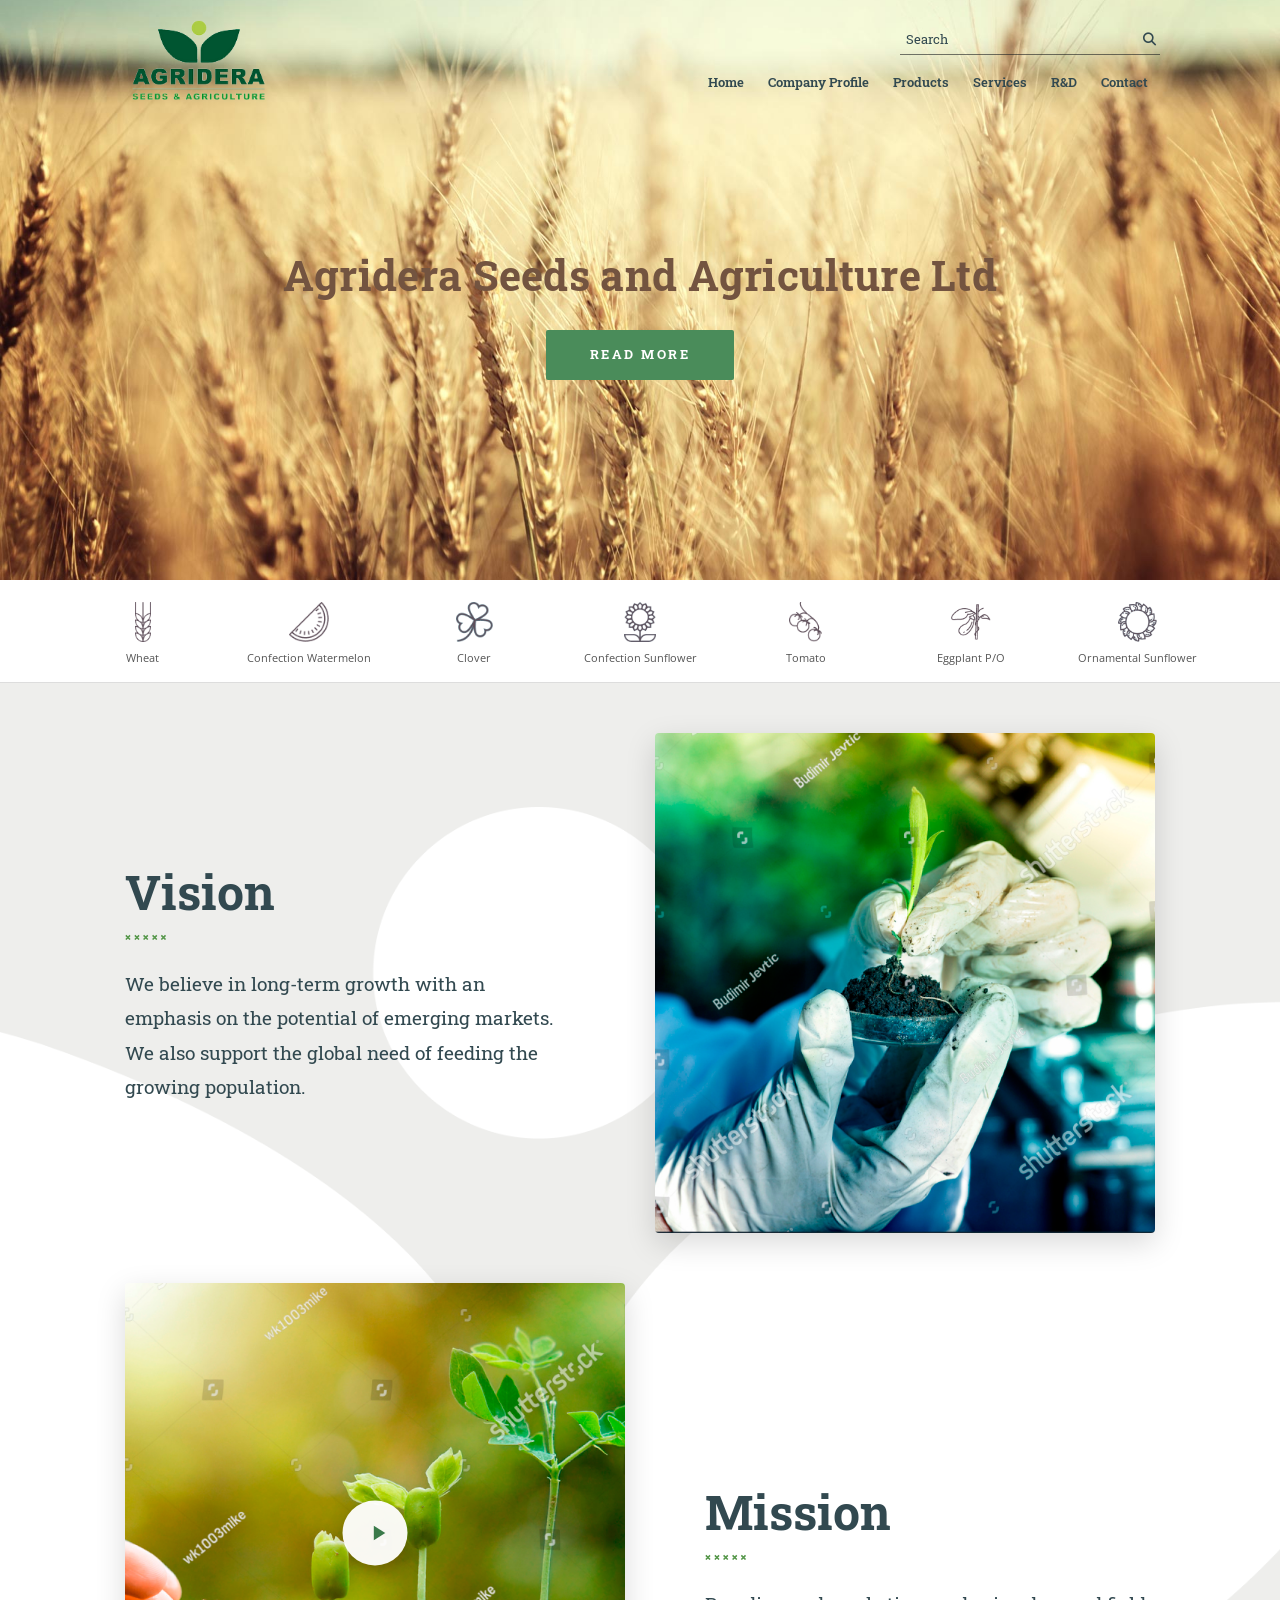
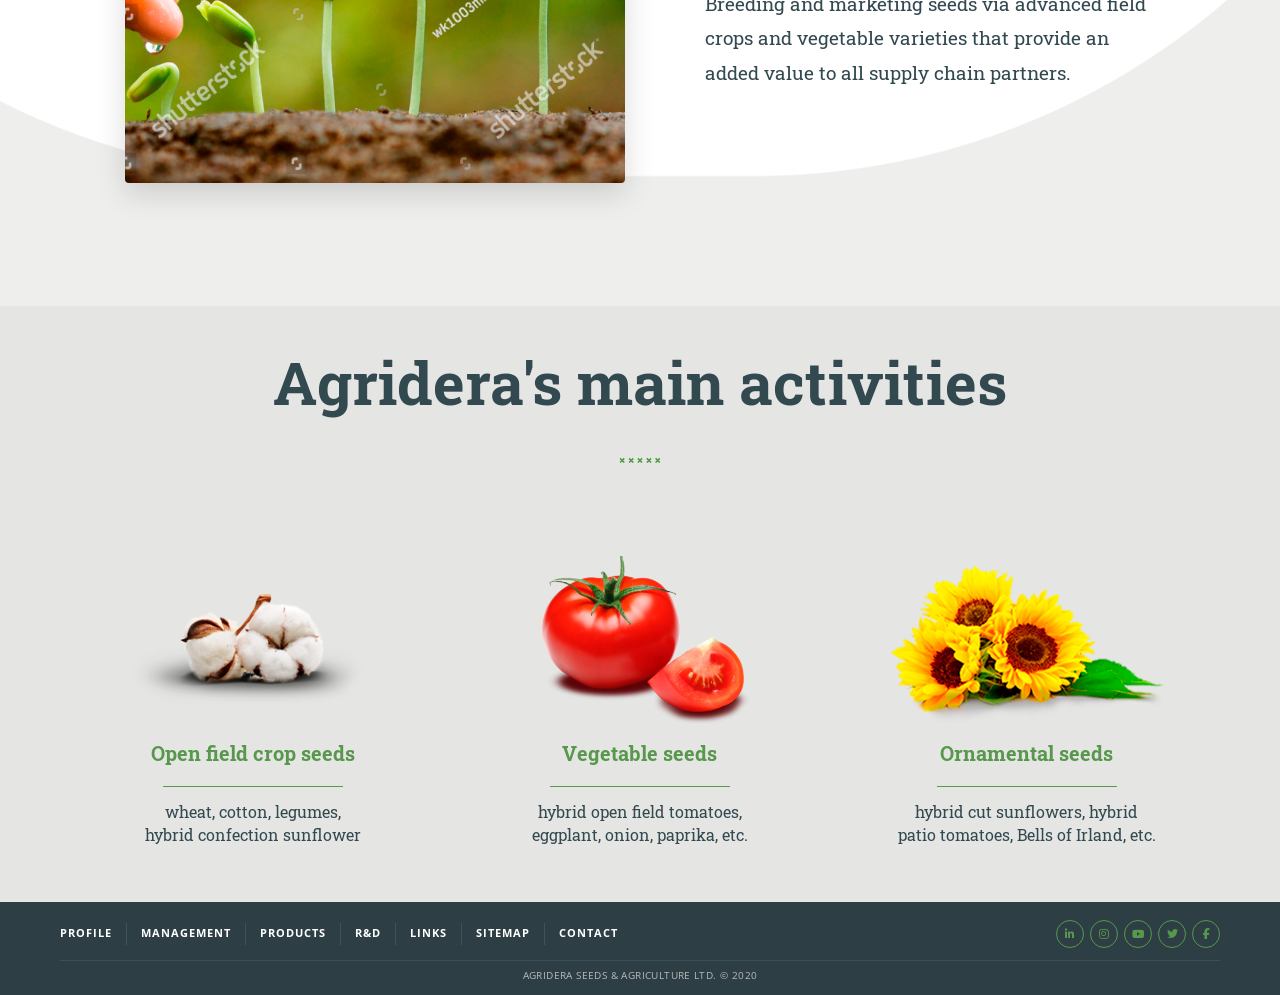
<file: index.html>
<!DOCTYPE html>
<html lang="uk">
<head>
  <meta charset="UTF-8" />
  <meta name="viewport" content="width=device-width, initial-scale=1.0" />
  <title>Home</title>
  <link rel="stylesheet" href="https://cdn.jsdelivr.net/npm/bootstrap@5.3.3/dist/css/bootstrap.min.css" />
  <link rel="preconnect" href="https://fonts.googleapis.com" />
  <link rel="preconnect" href="https://fonts.gstatic.com" crossorigin />
  <link href="https://fonts.googleapis.com/css2?family=Roboto+Slab:wght@400;700&family=Open+Sans:wght@400;600;700&display=swap" rel="stylesheet" />
  <link rel="stylesheet" href="https://cdnjs.cloudflare.com/ajax/libs/font-awesome/6.5.0/css/all.min.css" />
  <link rel="stylesheet" href="css/header.css" />
  <link rel="stylesheet" href="css/middle.css" />
  <link rel="stylesheet" href="css/footer.css" />
  <link rel="stylesheet" href="css/responsive.css" />
</head>
<body>

<header class="site-header home-header">
  <div class="header-bg"></div>
  <div class="header-inner">
    <div class="container">
      <div class="top-row">
        <a href="index.html" class="logo-link">
          <img src="images/7.png" alt="Agridera" class="logo-img" />
        </a>
        <div class="right-col">
          <form class="search-form" action="#" method="get">
            <input type="text" name="q" placeholder="Search" />
            <button type="submit"><i class="fa fa-search"></i></button>
          </form>
          <nav class="main-nav">
            <a href="index.html" class="active">Home</a>
            <a href="#">Company Profile</a>
            <a href="#">Products</a>
            <a href="#">Services</a>
            <a href="#">R&amp;D</a>
            <a href="contact.html">Contact</a>
          </nav>
          <button class="hamburger-btn" aria-label="Menu" aria-expanded="false">
            <span></span><span></span><span></span>
          </button>
        </div>
      </div>
    </div>
    <nav class="mobile-nav-panel">
      <a href="index.html" class="active">Home</a>
      <a href="#">Company Profile</a>
      <a href="#">Products</a>
      <a href="#">Services</a>
      <a href="#">R&amp;D</a>
      <a href="contact.html">Contact</a>
    </nav>
    <div class="hero-content">
      <h1>Agridera Seeds and Agriculture Ltd</h1>
      <a href="#" class="btn-readmore">Read More</a>
    </div>
  </div>
</header>

<main>

  <section class="crop-strip">
    <div class="container">
      <div class="crop-row">

        <div class="crop-item">
          <div class="crop-icon"><img src="images/8.png" alt="Wheat" /></div>
          <span class="crop-label">Wheat</span>
        </div>

        <div class="crop-item">
          <div class="crop-icon"><img src="images/14.png" alt="Confection Watermelon" /></div>
          <span class="crop-label">Confection Watermelon</span>
        </div>

        <div class="crop-item">
          <div class="crop-icon"><img src="images/13.png" alt="Clover" /></div>
          <span class="crop-label">Clover</span>
        </div>

        <div class="crop-item">
          <div class="crop-icon"><img src="images/12.png" alt="Confection Sunflower" /></div>
          <span class="crop-label">Confection Sunflower</span>
        </div>

        <a href="tomato.html" class="crop-item crop-item--link">
          <div class="crop-icon"><img src="images/11.png" alt="Tomato" /></div>
          <span class="crop-label">Tomato</span>
        </a>

        <div class="crop-item">
          <div class="crop-icon"><img src="images/10.png" alt="Eggplant P/O" /></div>
          <span class="crop-label">Eggplant P/O</span>
        </div>

        <div class="crop-item">
          <div class="crop-icon"><img src="images/9.png" alt="Ornamental Sunflower" /></div>
          <span class="crop-label">Ornamental Sunflower</span>
        </div>

      </div>
    </div>
  </section>

  <section class="vm-section">
    <div class="blob-left"></div>
    <div class="blob-right"></div>
    <div class="blob-center"></div>
    <div class="container">

      <div class="vm-row vision-row">
        <div class="vm-text">
          <h2 class="vm-heading">Vision</h2>
          <div class="dots-decor">
            <span></span><span></span><span></span><span></span><span></span>
          </div>
          <p class="vm-desc">
            We believe in long-term growth with an emphasis on
            the potential of emerging markets. We also support
            the global need of feeding the growing population.
          </p>
        </div>
        <div class="vm-image">
          <img src="images/2.png" alt="Vision" />
        </div>
      </div>

      <div class="vm-row mission-row">
        <div class="vm-image">
          <img src="images/4.png" alt="Mission" />
          <div class="play-btn">
            <svg viewBox="0 0 24 24" xmlns="http://www.w3.org/2000/svg">
              <path d="M8 5v14l11-7z"/>
            </svg>
          </div>
        </div>
        <div class="vm-text">
          <h2 class="vm-heading">Mission</h2>
          <div class="dots-decor">
            <span></span><span></span><span></span><span></span><span></span>
          </div>
          <p class="vm-desc">
            Breeding and marketing seeds via advanced field
            crops and vegetable varieties that provide an added
            value to all supply chain partners.
          </p>
        </div>
      </div>

    </div>
  </section>

  <section class="activities-section">
    <div class="activities-inner">
      <div class="container">

        <h2 class="section-heading">Agridera's main activities</h2>
        <div class="dots-wrap">
          <div class="dots-decor center">
            <span></span><span></span><span></span><span></span><span></span>
          </div>
        </div>

        <div class="row g-0">

          <div class="col-12 col-md-4">
            <div class="act-card">
              <img src="images/6.png" alt="Open field crop seeds" class="act-img" />
              <p class="act-name">Open field crop seeds</p>
              <div class="act-line"></div>
              <p class="act-desc">wheat, cotton, legumes,<br>hybrid confection sunflower</p>
            </div>
          </div>

          <div class="col-12 col-md-4">
            <div class="act-card">
              <img src="images/5.png" alt="Vegetable seeds" class="act-img" />
              <p class="act-name">Vegetable seeds</p>
              <div class="act-line"></div>
              <p class="act-desc">hybrid open field tomatoes,<br>eggplant, onion, paprika, etc.</p>
            </div>
          </div>

          <div class="col-12 col-md-4">
            <div class="act-card">
              <img src="images/3.png" alt="Ornamental seeds" class="act-img" />
              <p class="act-name">Ornamental seeds</p>
              <div class="act-line"></div>
              <p class="act-desc">hybrid cut sunflowers, hybrid<br>patio tomatoes, Bells of Irland, etc.</p>
            </div>
          </div>

        </div>
      </div>
    </div>
  </section>

</main>

<footer class="site-footer">
  <div class="container">
    <div class="footer-main">
      <nav class="footer-nav">
        <a href="#">Profile</a>
        <a href="#">Management</a>
        <a href="#">Products</a>
        <a href="#">R&amp;D</a>
        <a href="#">Links</a>
        <a href="#">Sitemap</a>
        <a href="contact.html">Contact</a>
      </nav>
      <div class="footer-social">
        <a href="#" aria-label="LinkedIn">  <i class="fab fa-linkedin-in"></i></a>
        <a href="#" aria-label="Instagram"> <i class="fab fa-instagram"></i></a>
        <a href="#" aria-label="YouTube">   <i class="fab fa-youtube"></i></a>
        <a href="#" aria-label="Twitter">   <i class="fab fa-twitter"></i></a>
        <a href="#" aria-label="Facebook">  <i class="fab fa-facebook-f"></i></a>
      </div>
    </div>
    <div class="footer-copy">
      <p>Agridera Seeds &amp; Agriculture Ltd. &copy; 2020</p>
    </div>
  </div>
</footer>

<script src="https://cdn.jsdelivr.net/npm/bootstrap@5.3.3/dist/js/bootstrap.bundle.min.js"></script>
<script src="js/mobile-menu.js"></script>
</body>
</html>
</file>
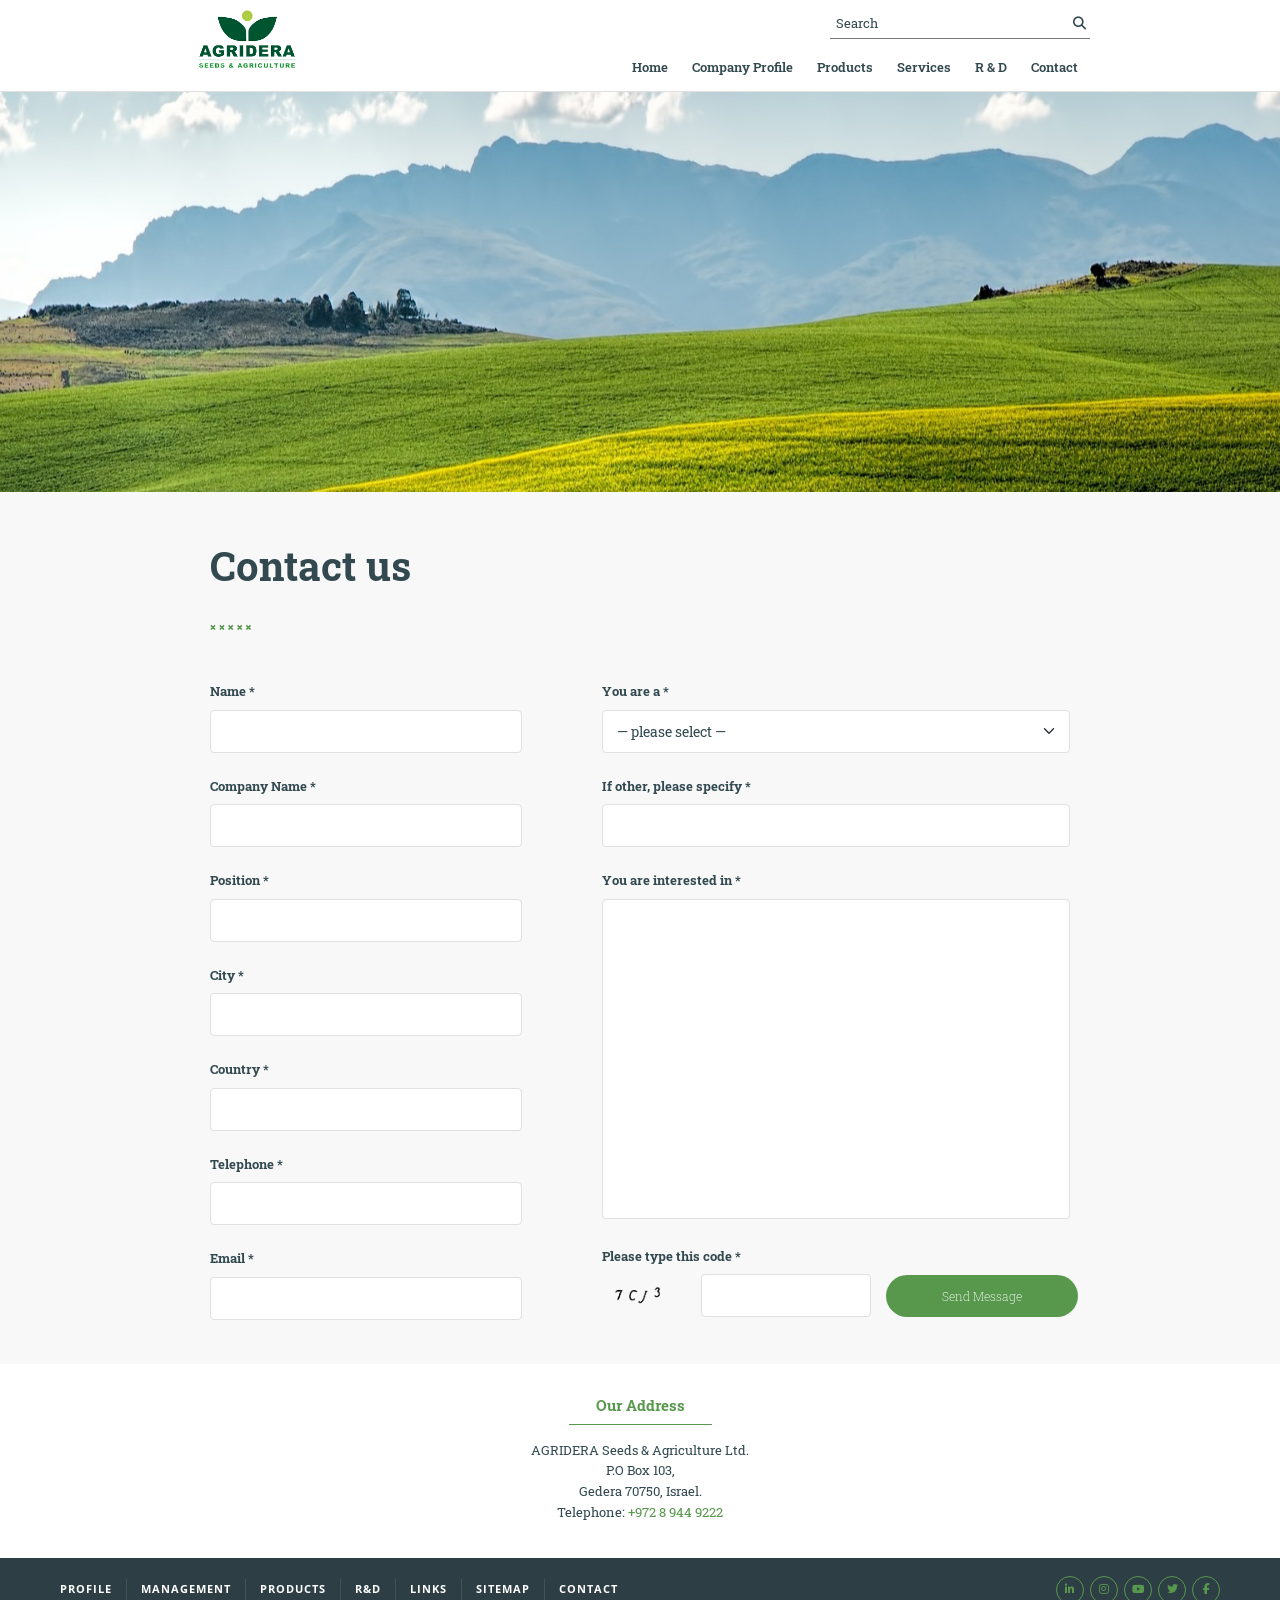
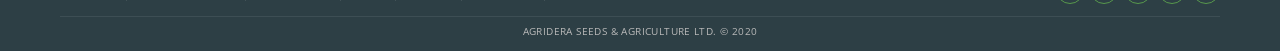
<file: contact.html>
<!DOCTYPE html>
<html lang="uk">
<head>
  <meta charset="UTF-8" />
  <meta name="viewport" content="width=device-width, initial-scale=1.0" />
  <title>Contact Us</title>

  <link rel="stylesheet" href="https://cdn.jsdelivr.net/npm/bootstrap@5.3.3/dist/css/bootstrap.min.css" />
  <link rel="preconnect" href="https://fonts.googleapis.com" />
  <link rel="preconnect" href="https://fonts.gstatic.com" crossorigin />
  <link href="https://fonts.googleapis.com/css2?family=Roboto+Slab:wght@400;700&family=Open+Sans:wght@400;600;700&display=swap" rel="stylesheet" />
  <link rel="stylesheet" href="https://cdnjs.cloudflare.com/ajax/libs/font-awesome/6.5.0/css/all.min.css" />

  <link rel="stylesheet" href="css/header.css" />
  <link rel="stylesheet" href="css/middle.css" />
  <link rel="stylesheet" href="css/footer.css" />
  <link rel="stylesheet" href="css/responsive.css" />

  <style>
    .contact-form label { cursor: pointer; transition: color 0.18s; }
    .contact-form label:hover { color: #57984C; }

    .contact-form .form-group.has-error label { color: #c0392b; }
    .contact-form .form-group.has-error .form-control,
    .contact-form .form-group.has-error .form-select {
      border-color: #c0392b;
      box-shadow: 0 0 0 1px #c0392b;
    }
    .contact-form .field-error {
      display: none;
      font-size: 11px;
      color: #c0392b;
      font-family: 'Open Sans', sans-serif;
      margin-top: 4px;
    }
    .contact-form .form-group.has-error .field-error { display: block; }

    #form-success {
      display: none;
      background: #57984C;
      color: #fff;
      font-family: 'Roboto Slab', serif;
      font-size: 15px;
      padding: 16px 24px;
      border-radius: 6px;
      margin-bottom: 24px;
      text-align: center;
    }
  </style>
</head>
<body>

<header class="site-header product-page-header">
  <div class="header-bg product-header-bg"></div>
  <div class="header-inner">
    <div class="container">
      <div class="top-row">
        <a href="index.html" class="logo-link">
          <img src="images/7.png" alt="Agridera Seeds & Agriculture" class="logo-img product-logo" />
        </a>
        <div class="right-col">
          <form class="search-form" action="#" method="get">
            <input type="text" name="q" placeholder="Search" />
            <button type="submit"><i class="fa fa-search"></i></button>
          </form>
          <nav class="main-nav">
            <a href="index.html">Home</a>
            <a href="#">Company Profile</a>
            <a href="#">Products</a>
            <a href="#">Services</a>
            <a href="#">R &amp; D</a>
            <a href="contact.html" class="active">Contact</a>
          </nav>
          <button class="hamburger-btn" aria-label="Menu" aria-expanded="false">
            <span></span><span></span><span></span>
          </button>
        </div>
      </div>
    </div>
    <nav class="mobile-nav-panel">
      <a href="index.html">Home</a>
      <a href="#">Company Profile</a>
      <a href="#">Products</a>
      <a href="#">Services</a>
      <a href="#">R &amp; D</a>
      <a href="contact.html" class="active">Contact</a>
    </nav>
  </div>
</header>

<div class="contact-hero-banner">
  <img src="images/c1.jpg" alt="Agridera Fields" class="contact-hero-img">
</div>

<main class="contact-page-main">
  <div class="container contact-container">
    <h1 class="contact-title">Contact us</h1>
    <div class="dots-decor contact-dots">
      <span></span><span></span><span></span><span></span><span></span>
    </div>

    <div id="form-success">
      <i class="fa fa-check-circle"></i>&nbsp; Your message has been sent! We will get back to you shortly.
    </div>

    <form class="contact-form" id="contactForm" novalidate>
      <div class="row custom-gx">

        <div class="col-md-5">

          <div class="form-group" id="grp-name">
            <label for="f-name">Name *</label>
            <input type="text" id="f-name" class="form-control" autocomplete="name">
            <span class="field-error">Please enter your name.</span>
          </div>

          <div class="form-group" id="grp-company">
            <label for="f-company">Company Name *</label>
            <input type="text" id="f-company" class="form-control" autocomplete="organization">
            <span class="field-error">Please enter your company name.</span>
          </div>

          <div class="form-group" id="grp-position">
            <label for="f-position">Position *</label>
            <input type="text" id="f-position" class="form-control">
            <span class="field-error">Please enter your position.</span>
          </div>

          <div class="form-group" id="grp-city">
            <label for="f-city">City *</label>
            <input type="text" id="f-city" class="form-control" autocomplete="address-level2">
            <span class="field-error">Please enter your city.</span>
          </div>

          <div class="form-group" id="grp-country">
            <label for="f-country">Country *</label>
            <input type="text" id="f-country" class="form-control" autocomplete="country-name">
            <span class="field-error">Please enter your country.</span>
          </div>

          <div class="form-group" id="grp-tel">
            <label for="f-tel">Telephone *</label>
            <input type="tel" id="f-tel" class="form-control" autocomplete="tel">
            <span class="field-error">Please enter a valid phone number (digits, +, spaces).</span>
          </div>

          <div class="form-group" id="grp-email">
            <label for="f-email">Email *</label>
            <input type="email" id="f-email" class="form-control" autocomplete="email">
            <span class="field-error">Please enter a valid email address.</span>
          </div>

        </div>

        <div class="col-md-7">

          <div class="form-group" id="grp-role">
            <label for="f-role">You are a *</label>
            <select id="f-role" class="form-select">
              <option value="">— please select —</option>
              <option value="seed producer">seed producer</option>
              <option value="distributor">distributor</option>
              <option value="farmer">farmer</option>
              <option value="other">other</option>
            </select>
            <span class="field-error">Please select your role.</span>
          </div>

          <div class="form-group" id="grp-other">
            <label for="f-other">If other, please specify *</label>
            <input type="text" id="f-other" class="form-control">
            <span class="field-error">Please specify your role.</span>
          </div>

          <div class="form-group" id="grp-interest">
            <label for="f-interest">You are interested in *</label>
            <textarea id="f-interest" class="form-control interested-textarea"></textarea>
            <span class="field-error">Please describe what you are interested in.</span>
          </div>

          <div class="form-group captcha-container" id="grp-captcha">
            <label for="f-captcha">Please type this code *</label>
            <div class="captcha-row">
              <img src="images/c2.png" alt="Captcha" class="captcha-img">
              <input type="text" id="f-captcha" class="form-control captcha-input">
              <button type="submit" class="btn-send-message">Send Message</button>
            </div>
            <span class="field-error">Incorrect code. Please try again.</span>
          </div>

        </div>
      </div>
    </form>
  </div>

  <div class="address-section">
    <h3 class="address-title">Our Address</h3>
    <p class="address-details">
      AGRIDERA Seeds &amp; Agriculture Ltd.<br>
      P.O Box 103,<br>
      Gedera 70750, Israel.<br>
      Telephone: <a href="tel:+97289449222" class="text-green" style="text-decoration:none;">+972 8 944 9222</a>
    </p>
  </div>
</main>

<footer class="site-footer">
  <div class="container">
    <div class="footer-main">
      <nav class="footer-nav">
        <a href="#">Profile</a>
        <a href="#">Management</a>
        <a href="#">Products</a>
        <a href="#">R&amp;D</a>
        <a href="#">Links</a>
        <a href="#">Sitemap</a>
        <a href="contact.html">Contact</a>
      </nav>
      <div class="footer-social">
        <a href="#" aria-label="LinkedIn"><i class="fab fa-linkedin-in"></i></a>
        <a href="#" aria-label="Instagram"><i class="fab fa-instagram"></i></a>
        <a href="#" aria-label="YouTube"><i class="fab fa-youtube"></i></a>
        <a href="#" aria-label="Twitter"><i class="fab fa-twitter"></i></a>
        <a href="#" aria-label="Facebook"><i class="fab fa-facebook-f"></i></a>
      </div>
    </div>
    <div class="footer-copy">
      <p>Agridera Seeds &amp; Agriculture Ltd. &copy; 2020</p>
    </div>
  </div>
</footer>

<script src="https://cdn.jsdelivr.net/npm/bootstrap@5.3.3/dist/js/bootstrap.bundle.min.js"></script>
<script src="js/mobile-menu.js"></script>

<script>
(function () {
  'use strict';

  var CAPTCHA_CODE = '7CJ3';

  function grp(id) { return document.getElementById('grp-' + id); }
  function fld(id) { return document.getElementById('f-' + id); }

  function setError(id, show) {
    var g = grp(id);
    if (g) g.classList.toggle('has-error', show);
  }

  ['name','company','position','city','country','tel','email','role','other','interest','captcha']
    .forEach(function (id) {
      var el = fld(id);
      if (!el) return;
      el.addEventListener('input', function () { setError(id, false); });
      el.addEventListener('change', function () { setError(id, false); });
    });

  fld('role').addEventListener('change', function () {
    var grpOther = grp('other');
    var lbl = grpOther.querySelector('label');
    if (this.value === 'other') {
      lbl.textContent = 'If other, please specify *';
    } else {
      lbl.textContent = 'If other, please specify';
      setError('other', false);
    }
  });

  function validateForm() {
    var ok = true;

    if (!fld('name').value.trim()) {
      setError('name', true); ok = false;
    }

    if (!fld('company').value.trim()) {
      setError('company', true); ok = false;
    }

    if (!fld('position').value.trim()) {
      setError('position', true); ok = false;
    }

    if (!fld('city').value.trim()) {
      setError('city', true); ok = false;
    }

    if (!fld('country').value.trim()) {
      setError('country', true); ok = false;
    }

    var tel = fld('tel').value.trim();
    if (!tel || !/^[+\d\s\-()]{6,25}$/.test(tel)) {
      setError('tel', true); ok = false;
    }

    var email = fld('email').value.trim();
    if (!email || !/^[^\s@]+@[^\s@]+\.[^\s@]+$/.test(email)) {
      setError('email', true); ok = false;
    }

    if (!fld('role').value) {
      setError('role', true); ok = false;
    }

    if (fld('role').value === 'other' && !fld('other').value.trim()) {
      setError('other', true); ok = false;
    }

    if (!fld('interest').value.trim()) {
      setError('interest', true); ok = false;
    }

    var cap = fld('captcha').value.trim();
    if (cap !== CAPTCHA_CODE) {
      setError('captcha', true); ok = false;
    }

    return ok;
  }

  document.getElementById('contactForm').addEventListener('submit', function (e) {
    e.preventDefault();

    if (!validateForm()) {
      var first = document.querySelector('.form-group.has-error');
      if (first) first.scrollIntoView({ behavior: 'smooth', block: 'center' });
      return;
    }

    this.reset();
    grp('other').querySelector('label').textContent = 'If other, please specify';

    var banner = document.getElementById('form-success');
    banner.style.display = 'block';
    banner.scrollIntoView({ behavior: 'smooth', block: 'center' });
    setTimeout(function () { banner.style.display = 'none'; }, 6000);
  });
})();
</script>
</body>
</html>
</file>
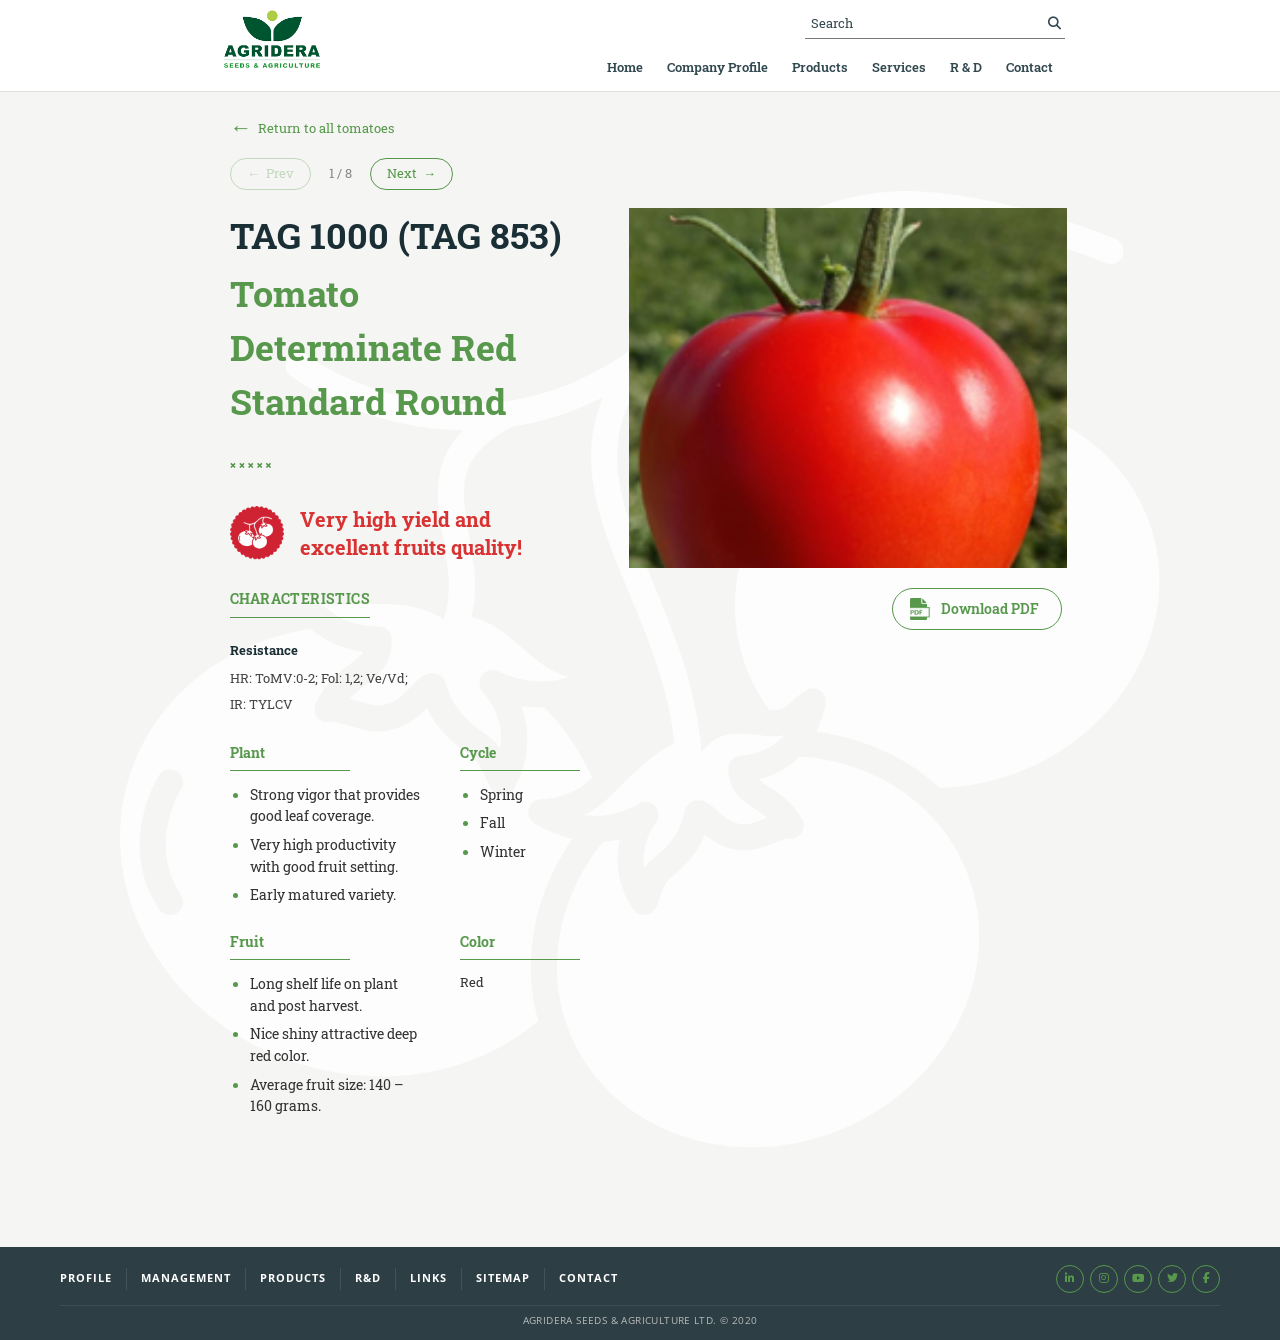
<file: tomato-one.html>
<!DOCTYPE html>
<html lang="uk">
<head>
  <meta charset="UTF-8" />
  <meta name="viewport" content="width=device-width, initial-scale=1.0" />
  <title>Tomato One</title>
  <link rel="stylesheet" href="https://cdn.jsdelivr.net/npm/bootstrap@5.3.3/dist/css/bootstrap.min.css" />
  <link rel="preconnect" href="https://fonts.googleapis.com" />
  <link rel="preconnect" href="https://fonts.gstatic.com" crossorigin />
  <link href="https://fonts.googleapis.com/css2?family=Roboto+Slab:wght@400;700&family=Open+Sans:wght@400;600;700&display=swap" rel="stylesheet" />
  <link rel="stylesheet" href="https://cdnjs.cloudflare.com/ajax/libs/font-awesome/6.5.0/css/all.min.css" />
  <link rel="stylesheet" href="css/header.css" />
  <link rel="stylesheet" href="css/middle.css" />
  <link rel="stylesheet" href="css/footer.css" />
  <link rel="stylesheet" href="css/responsive.css" />
</head>
<body>

<header class="site-header product-page-header tomato-header">
  <div class="header-bg product-header-bg"></div>
  <div class="header-inner">
    <div class="container">
      <div class="top-row">
        <a href="index.html" class="logo-link">
          <img src="images/7.png" alt="Agridera Seeds & Agriculture" class="logo-img product-logo" />
        </a>
        <div class="right-col">
          <form class="search-form" action="#" method="get">
            <input type="text" name="q" placeholder="Search" />
            <button type="submit"><i class="fa fa-search"></i></button>
          </form>
          <nav class="main-nav">
            <a href="index.html">Home</a>
            <a href="#">Company Profile</a>
            <a href="tomato.html" class="active">Products</a>
            <a href="#">Services</a>
            <a href="#">R &amp; D</a>
            <a href="contact.html">Contact</a>
          </nav>
          <button class="hamburger-btn" aria-label="Menu" aria-expanded="false">
            <span></span><span></span><span></span>
          </button>
        </div>
      </div>
    </div>
    <nav class="mobile-nav-panel">
      <a href="index.html">Home</a>
      <a href="#">Company Profile</a>
      <a href="tomato.html" class="active">Products</a>
      <a href="#">Services</a>
      <a href="#">R &amp; D</a>
      <a href="contact.html">Contact</a>
    </nav>
  </div>
</header>

<main class="pd-main">
  <div class="pd-bg-watermark">
    <img src="images/t11.png" alt="" class="pd-watermark-img" aria-hidden="true" />
  </div>

  <div class="container pd-container">

    
    <a href="tomato.html" class="pd-back-link">
      <span class="pd-back-arrow">&#8592;</span> Return to all tomatoes
    </a>

    
    <div class="pd-page-nav">
      <a id="pd-prev" href="#" class="pd-nav-btn pd-nav-prev">
        <span>&#8592;</span> Prev
      </a>
      <span class="pd-nav-counter" id="pd-counter"></span>
      <a id="pd-next" href="#" class="pd-nav-btn pd-nav-next">
        Next <span>&#8594;</span>
      </a>
    </div>

    
    <div class="row pd-top-row">

      
      <div class="col-12 col-lg-6 pd-left-col">

        <h1 class="pd-title-code">TAG 1002 (TAG 809)</h1>
        <h2 class="pd-title-name">Tomato Determinate<br>Red Standard Round</h2>

        <div class="dots-decor pd-dots">
          <span></span><span></span><span></span><span></span><span></span>
        </div>

        
        <div class="pd-badge-row">
          <div class="pd-badge-icon">
            <img src="images/t10.png" alt="Tomato icon" />
          </div>
          <p class="pd-badge-text">Very high yield and<br>excellent fruits quality!</p>
        </div>

        
        <div class="pd-chars">

          <h3 class="pd-chars-heading">CHARACTERISTICS</h3>

          
          <div class="pd-char-block pd-resistance">
            <p class="pd-char-label">Resistance</p>
            <p class="pd-char-value">HR: ToMV:0-2; Fol: 1,2; Ve/Vd;<br>IR: TYLCV</p>
          </div>

          
          <div class="row g-0 pd-char-row">
            <div class="col-6">
              <div class="pd-char-block">
                <h4 class="pd-char-title">Plant</h4>
                <hr class="pd-char-divider" />
                <ul class="pd-char-list">
                  <li>Strong vigor that provides good leaf coverage.</li>
                  <li>Very high productivity with good fruit setting.</li>
                  <li>Early matured variety.</li>
                </ul>
              </div>
            </div>
            <div class="col-6">
              <div class="pd-char-block">
                <h4 class="pd-char-title">Cycle</h4>
                <hr class="pd-char-divider" />
                <ul class="pd-char-list">
                  <li>Spring</li>
                  <li>Fall</li>
                  <li>Winter</li>
                </ul>
              </div>
            </div>
          </div>

          
          <div class="row g-0 pd-char-row">
            <div class="col-6">
              <div class="pd-char-block">
                <h4 class="pd-char-title">Fruit</h4>
                <hr class="pd-char-divider" />
                <ul class="pd-char-list">
                  <li>Long shelf life on plant and post harvest.</li>
                  <li>Nice shiny attractive deep red color.</li>
                  <li>Average fruit size: 140 – 160 grams.</li>
                </ul>
              </div>
            </div>
            <div class="col-6">
              <div class="pd-char-block">
                <h4 class="pd-char-title">Color</h4>
                <hr class="pd-char-divider" />
                <p class="pd-char-color-val">Red</p>
              </div>
            </div>
          </div>

        </div>
      </div>

      
      <div class="col-12 col-lg-6 pd-right-col">
        <div class="pd-photo-wrap">
          <img src="images/t4.png" alt="TAG 1002 Tomato" class="pd-photo" />
        </div>
        <div class="pd-download-wrap">
          <a href="#" class="pd-download-btn">
            <img src="images/t12.png" alt="PDF" class="pd-pdf-icon" />
            Download PDF
          </a>
        </div>
      </div>

    </div>

  </div>
</main>

<footer class="site-footer">
  <div class="container">
    <div class="footer-main">
      <nav class="footer-nav">
        <a href="#">Profile</a>
        <a href="#">Management</a>
        <a href="#">Products</a>
        <a href="#">R&amp;D</a>
        <a href="#">Links</a>
        <a href="#">Sitemap</a>
        <a href="contact.html">Contact</a>
      </nav>
      <div class="footer-social">
        <a href="#" aria-label="LinkedIn"><i class="fab fa-linkedin-in"></i></a>
        <a href="#" aria-label="Instagram"><i class="fab fa-instagram"></i></a>
        <a href="#" aria-label="YouTube"><i class="fab fa-youtube"></i></a>
        <a href="#" aria-label="Twitter"><i class="fab fa-twitter"></i></a>
        <a href="#" aria-label="Facebook"><i class="fab fa-facebook-f"></i></a>
      </div>
    </div>
    <div class="footer-copy">
      <p>Agridera Seeds &amp; Agriculture Ltd. &copy; 2020</p>
    </div>
  </div>
</footer>

<script src="https://cdn.jsdelivr.net/npm/bootstrap@5.3.3/dist/js/bootstrap.bundle.min.js"></script>
<script src="js/mobile-menu.js"></script>
<script src="js/tomato-nav.js"></script>
</body>
</html>
</file>
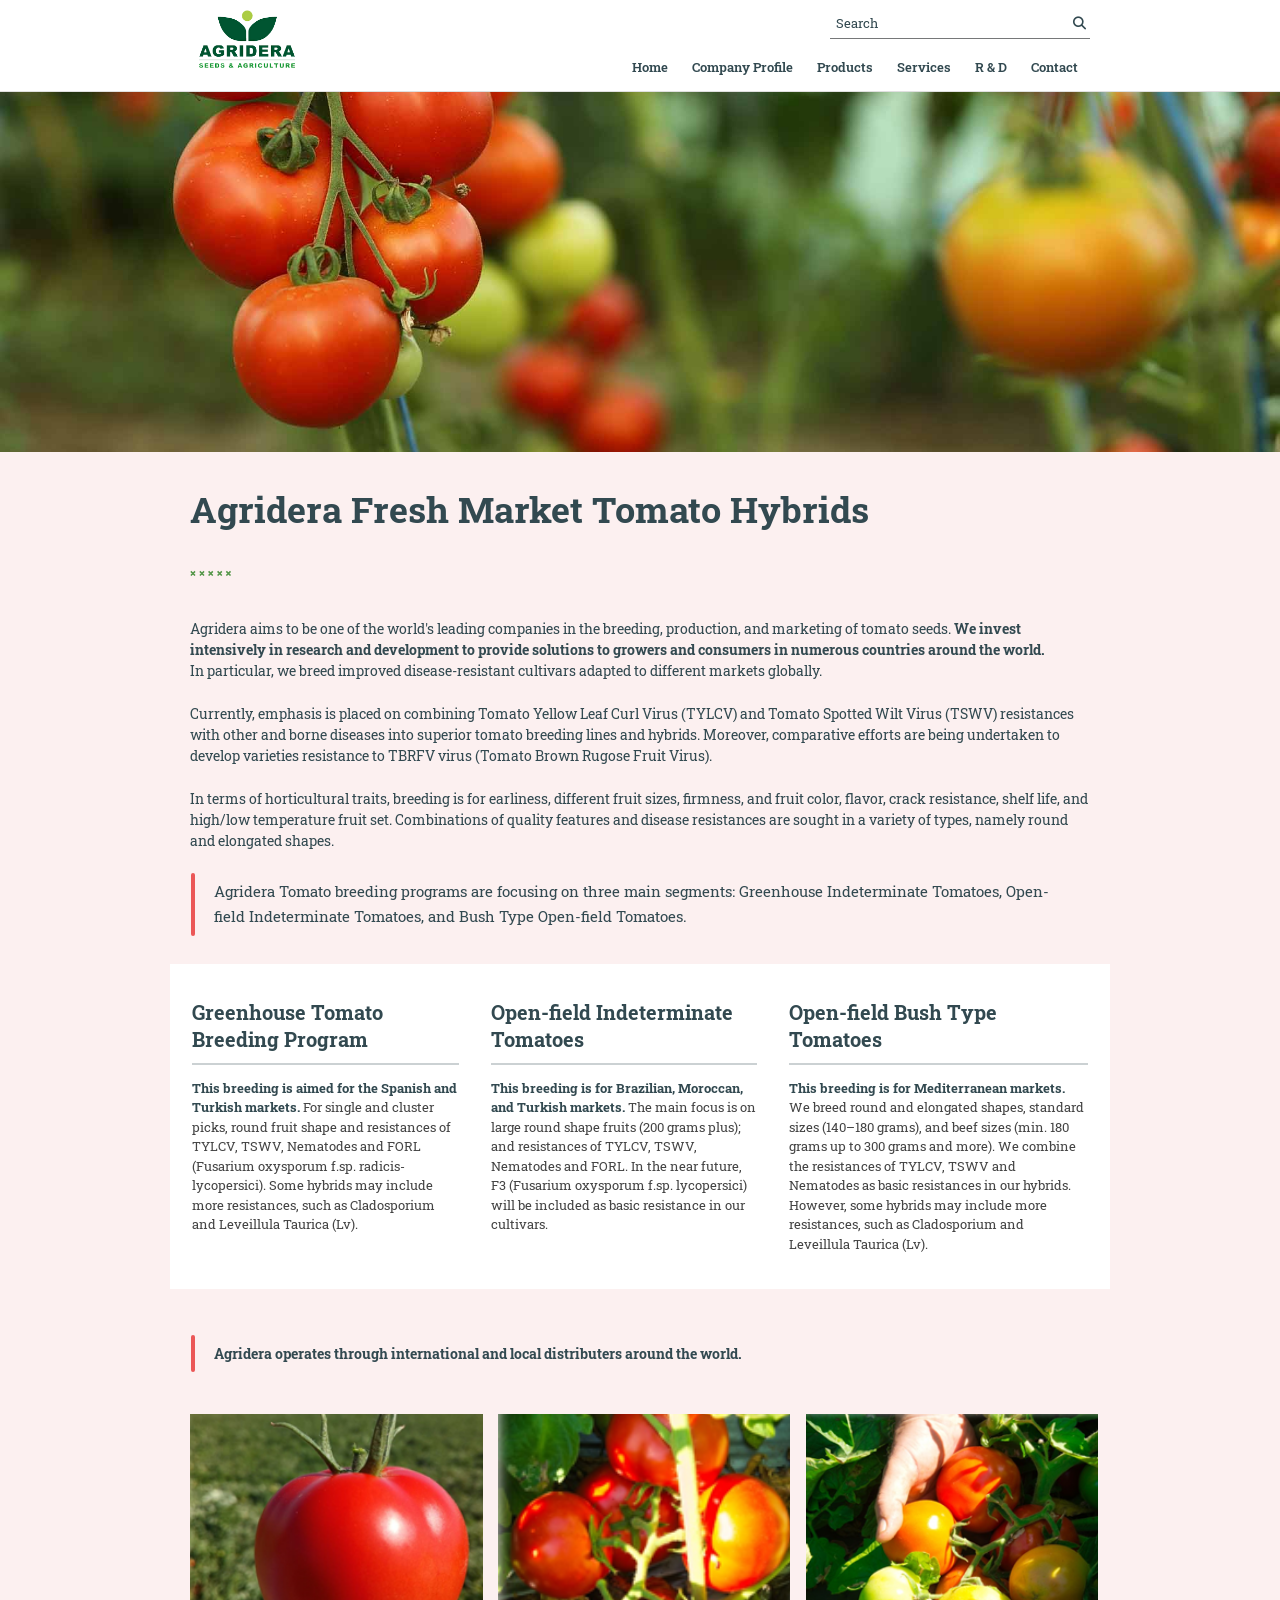
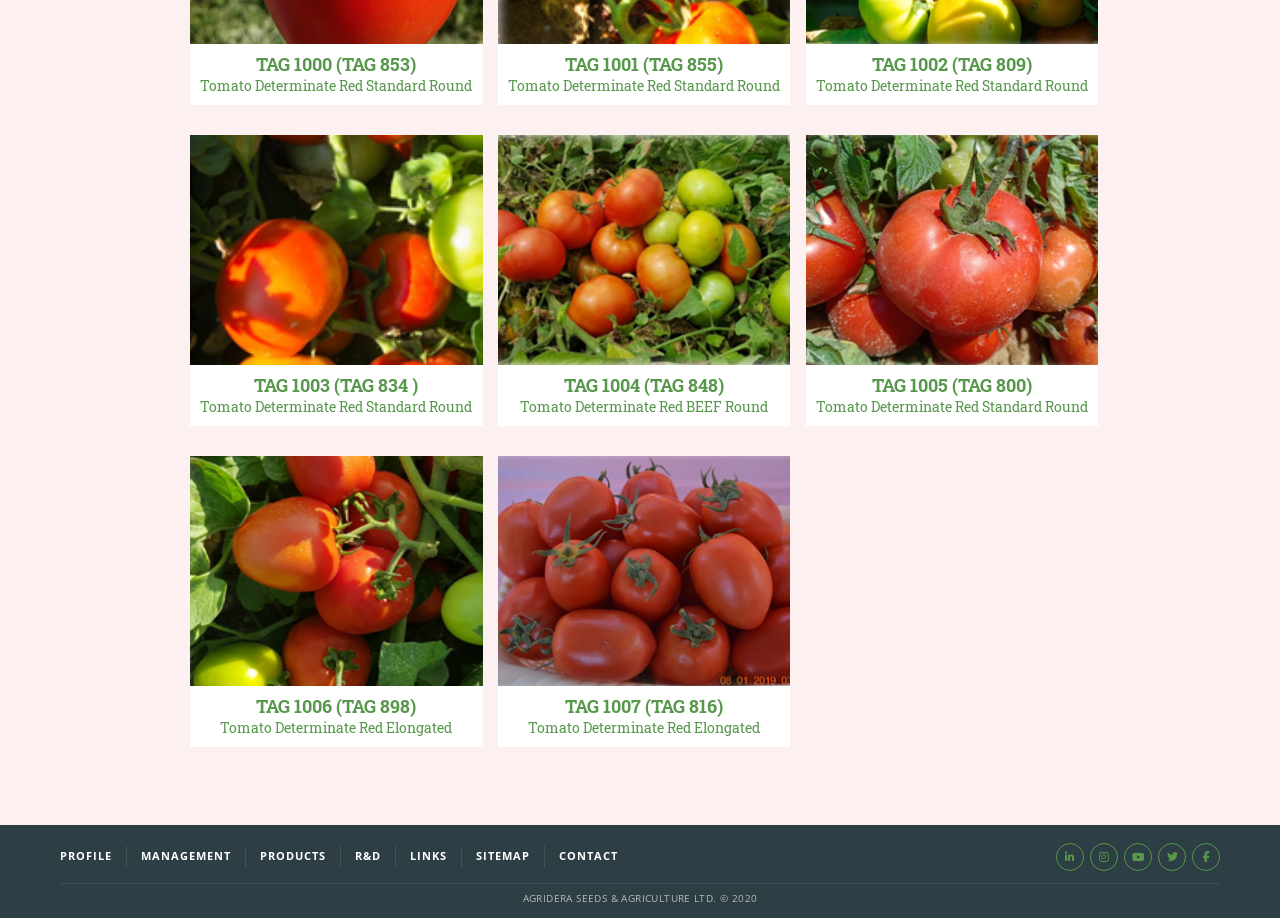
<file: tomato.html>
<!DOCTYPE html>
<html lang="uk">
<head>
  <meta charset="UTF-8" />
  <meta name="viewport" content="width=device-width, initial-scale=1.0" />
  <title>Tomato</title>
  <link rel="stylesheet" href="https://cdn.jsdelivr.net/npm/bootstrap@5.3.3/dist/css/bootstrap.min.css" />
  <link rel="preconnect" href="https://fonts.googleapis.com" />
  <link rel="preconnect" href="https://fonts.gstatic.com" crossorigin />
  <link href="https://fonts.googleapis.com/css2?family=Roboto+Slab:wght@400;700&family=Open+Sans:wght@400;600;700&display=swap" rel="stylesheet" />
  <link rel="stylesheet" href="https://cdnjs.cloudflare.com/ajax/libs/font-awesome/6.5.0/css/all.min.css" />
  <link rel="stylesheet" href="css/header.css" />
  <link rel="stylesheet" href="css/middle.css" />
  <link rel="stylesheet" href="css/footer.css" />
  <link rel="stylesheet" href="css/responsive.css" />
</head>
<body>

<header class="site-header product-page-header">
  <div class="header-bg product-header-bg"></div>
  <div class="header-inner">
    <div class="container">
      <div class="top-row">
        <a href="index.html" class="logo-link">
          <img src="images/7.png" alt="Agridera Seeds & Agriculture" class="logo-img product-logo" />
        </a>
        <div class="right-col">
          <form class="search-form" action="#" method="get">
            <input type="text" name="q" placeholder="Search" />
            <button type="submit"><i class="fa fa-search"></i></button>
          </form>
          <nav class="main-nav">
            <a href="index.html">Home</a>
            <a href="#">Company Profile</a>
            <a href="#" class="active">Products</a>
            <a href="#">Services</a>
            <a href="#">R &amp; D</a>
            <a href="contact.html">Contact</a>
          </nav>
          <button class="hamburger-btn" aria-label="Menu" aria-expanded="false">
            <span></span><span></span><span></span>
          </button>
        </div>
      </div>
    </div>
    <nav class="mobile-nav-panel">
      <a href="index.html">Home</a>
      <a href="#">Company Profile</a>
      <a href="#" class="active">Products</a>
      <a href="#">Services</a>
      <a href="#">R &amp; D</a>
      <a href="contact.html">Contact</a>
    </nav>
  </div>
</header>

<section class="product-hero">
  <img src="images/t1.png" alt="Agridera Tomato Field" class="product-hero-photo" />
</section>

<main>
  <section class="product-content-section">
    <div class="container">

      
      <h2 class="product-main-title">Agridera Fresh Market Tomato Hybrids</h2>
      <div class="dots-decor product-dots">
        <span></span><span></span><span></span><span></span><span></span>
      </div>

      <div class="product-text-block">
        <p>
          Agridera aims to be one of the world's leading companies in the breeding, production, and
          marketing of tomato seeds. <strong>We invest intensively in research and development to
          provide solutions to growers and consumers in numerous countries around the world.</strong> <br>
          In particular, we breed improved disease-resistant cultivars adapted to different markets globally.
        </p>
        <p>
          Currently, emphasis is placed on combining Tomato Yellow Leaf Curl Virus (TYLCV) and
          Tomato Spotted Wilt Virus (TSWV) resistances with other and borne diseases into superior
          tomato breeding lines and hybrids. Moreover, comparative efforts are being undertaken to
          develop varieties resistance to TBRFV virus (Tomato Brown Rugose Fruit Virus).
        </p>
        <p>
          In terms of horticultural traits, breeding is for earliness, different fruit sizes, firmness,
          and fruit color, flavor, crack resistance, shelf life, and high/low temperature fruit set.
          Combinations of quality features and disease resistances are sought in a variety of types,
          namely round and elongated shapes.
        </p>

        
        <div class="product-highlight-box">
          <p>
            Agridera Tomato breeding programs are focusing on three main segments: Greenhouse Indeterminate Tomatoes, Open-field
            Indeterminate Tomatoes, and Bush Type Open-field Tomatoes.
          </p>
        </div>
      </div>

      
      
      <div class="breeding-programs">
        <div class="row g-0">

          <div class="col-12 col-md-4">
            <div class="bp-card">
              <h3 class="bp-title">Greenhouse Tomato Breeding Program</h3>
              <hr class="bp-divider" />
              <p class="bp-desc">
                <strong>This breeding is aimed for the Spanish and Turkish markets.</strong>
                For single and cluster picks, round fruit shape and resistances of
                TYLCV, TSWV, Nematodes and FORL
                (Fusarium oxysporum f.sp. radicis-lycopersici). Some hybrids may include more
                resistances, such as Cladosporium and Leveillula Taurica (Lv).
              </p>
            </div>
          </div>

          <div class="col-12 col-md-4">
            <div class="bp-card">
              <h3 class="bp-title">Open-field Indeterminate Tomatoes</h3>
              <hr class="bp-divider" />
              <p class="bp-desc">
                <strong>This breeding is for Brazilian, Moroccan, and Turkish markets.</strong>
                The main focus is on large round shape fruits (200 grams plus);
                and resistances of TYLCV, TSWV, Nematodes and FORL. In the near future, F3
                (Fusarium oxysporum f.sp. lycopersici) will
                be included as basic resistance in our cultivars.
              </p>
            </div>
          </div>

          <div class="col-12 col-md-4">
            <div class="bp-card">
              <h3 class="bp-title">Open-field Bush Type Tomatoes</h3>
              <hr class="bp-divider" />
              <p class="bp-desc">
                <strong>This breeding is for Mediterranean markets.</strong>
                We breed round and elongated shapes, standard sizes (140–180 grams),
                and beef sizes (min. 180 grams up to 300 grams and more). We combine the
                resistances of TYLCV, TSWV and Nematodes as basic resistances in our
                hybrids. However, some hybrids may include more resistances, such as
                Cladosporium and Leveillula Taurica (Lv).
              </p>
            </div>
          </div>

        </div>
      </div>
      

    </div>
    
  </section>

  
  <div class="product-notice-bar-wrap">
    <div class="container">
      <div class="product-notice-bar-inner">
        <p>Agridera operates through international and local distributers around the world.</p>
      </div>
    </div>
  </div>

  
  <section class="product-grid-section">
    <div class="container">
      <div class="row">

        <div class="col-12 col-sm-6 col-md-4">
          <a href="tomato-one.html?id=0" class="product-item-link">
          <div class="product-item">
            <div class="product-item-img-wrap">
              <img src="images/t2.png" alt="TAG 1000" class="product-item-img" />
            </div>
            <div class="product-item-info"><span class="product-item-code">TAG 1000 (TAG 853)</span>
            <span class="product-item-name">Tomato Determinate Red Standard Round</span>
          </div></div></a>
        </div>

        <div class="col-12 col-sm-6 col-md-4">
          <a href="tomato-one.html?id=1" class="product-item-link">
          <div class="product-item">
            <div class="product-item-img-wrap">
              <img src="images/t3.png" alt="TAG 1001" class="product-item-img" />
            </div>
            <div class="product-item-info"><span class="product-item-code">TAG 1001 (TAG 855)</span>
            <span class="product-item-name">Tomato Determinate Red Standard Round</span>
          </div></div></a>
        </div>

        <div class="col-12 col-sm-6 col-md-4">
          <a href="tomato-one.html?id=2" class="product-item-link">
          <div class="product-item">
            <div class="product-item-img-wrap">
              <img src="images/t4.png" alt="TAG 1002" class="product-item-img" />
            </div>
            <div class="product-item-info"><span class="product-item-code">TAG 1002 (TAG 809)</span>
            <span class="product-item-name">Tomato Determinate Red Standard Round</span>
          </div></div></a>
        </div>

        <div class="col-12 col-sm-6 col-md-4">
          <a href="tomato-one.html?id=3" class="product-item-link">
          <div class="product-item">
            <div class="product-item-img-wrap">
              <img src="images/t5.png" alt="TAG 1003" class="product-item-img" />
            </div>
            <div class="product-item-info"><span class="product-item-code">TAG 1003 (TAG 834 )</span>
            <span class="product-item-name">Tomato Determinate Red Standard Round</span>
          </div></div></a>
        </div>

        <div class="col-12 col-sm-6 col-md-4">
          <a href="tomato-one.html?id=4" class="product-item-link">
          <div class="product-item">
            <div class="product-item-img-wrap">
              <img src="images/t6.png" alt="TAG 1004" class="product-item-img" />
            </div>
            <div class="product-item-info"><span class="product-item-code">TAG 1004 (TAG 848)</span>
            <span class="product-item-name">Tomato Determinate Red BEEF Round</span>
          </div></div></a>
        </div>

        <div class="col-12 col-sm-6 col-md-4">
          <a href="tomato-one.html?id=5" class="product-item-link">
          <div class="product-item">
            <div class="product-item-img-wrap">
              <img src="images/t7.png" alt="TAG 1005" class="product-item-img" />
            </div>
            <div class="product-item-info"><span class="product-item-code">TAG 1005 (TAG 800)</span>
            <span class="product-item-name">Tomato Determinate Red Standard Round</span>
          </div></div></a>
        </div>

        <div class="col-12 col-sm-6 col-md-4">
          <a href="tomato-one.html?id=6" class="product-item-link">
          <div class="product-item">
            <div class="product-item-img-wrap">
              <img src="images/t8.png" alt="TAG 1006" class="product-item-img" />
            </div>
            <div class="product-item-info"><span class="product-item-code">TAG 1006 (TAG 898)</span>
            <span class="product-item-name">Tomato Determinate Red Elongated</span>
          </div></div></a>
        </div>

        <div class="col-12 col-sm-6 col-md-4">
          <a href="tomato-one.html?id=7" class="product-item-link">
          <div class="product-item">
            <div class="product-item-img-wrap">
              <img src="images/t9.png" alt="TAG 1007" class="product-item-img" />
            </div>
            <div class="product-item-info"><span class="product-item-code">TAG 1007 (TAG 816)</span>
            <span class="product-item-name">Tomato Determinate Red Elongated</span>
          </div></div></a>
        </div>

      </div>
    </div>
  </section>
</main>

<footer class="site-footer">
  <div class="container">
    <div class="footer-main">
      <nav class="footer-nav">
        <a href="#">Profile</a>
        <a href="#">Management</a>
        <a href="#">Products</a>
        <a href="#">R&amp;D</a>
        <a href="#">Links</a>
        <a href="#">Sitemap</a>
        <a href="#">Contact</a>
      </nav>
      <div class="footer-social">
        <a href="#" aria-label="LinkedIn"><i class="fab fa-linkedin-in"></i></a>
        <a href="#" aria-label="Instagram"><i class="fab fa-instagram"></i></a>
        <a href="#" aria-label="YouTube"><i class="fab fa-youtube"></i></a>
        <a href="#" aria-label="Twitter"><i class="fab fa-twitter"></i></a>
        <a href="#" aria-label="Facebook"><i class="fab fa-facebook-f"></i></a>
      </div>
    </div>
    <div class="footer-copy">
      <p>Agridera Seeds &amp; Agriculture Ltd. &copy; 2020</p>
    </div>
  </div>
</footer>

<script src="https://cdn.jsdelivr.net/npm/bootstrap@5.3.3/dist/js/bootstrap.bundle.min.js"></script>
<script src="js/mobile-menu.js"></script>
</body>
</html>
</file>
<file: css/header.css>
.site-header {
  position: relative;
  width: 100%;
  height: 580px;
  overflow: hidden;
}

.site-header .header-bg {
  position: absolute;
  inset: 0;
  background-image: url('../images/1.png');
  background-size: cover;
  background-position: center 65%;
  z-index: 0;
}

.site-header .header-inner {
  position: relative;
  z-index: 2;
  height: 100%;
  display: flex;
  flex-direction: column;
}

.site-header .top-row {
  display: flex;
  align-items: flex-start;
  justify-content: space-between;
  padding: 20px 0 0;
}

.site-header .logo-link { display: inline-block; text-decoration: none; }
.site-header .logo-img  { height: 80px; width: auto; display: block; }

.site-header .right-col {
  display: flex;
  flex-direction: column;
  align-items: flex-end;
  gap: 14px;
  padding-top: 6px;
}

.site-header .search-form {
  display: flex;
  align-items: center;
  border-bottom: 1px solid rgba(28, 31, 32, 0.6);
  width: 260px;
}

.site-header .search-form input[type="text"] {
  flex: 1;
  border: none;
  outline: none;
  background: transparent;
  font-family: 'Roboto Slab', Georgia, serif;
  font-size: 13px;
  color: #324950;
  padding: 4px 6px;
}

.site-header .search-form input::placeholder { color: #324950; }

.site-header .search-form button {
  background: transparent;
  border: none;
  color: #324950;
  padding: 0 4px;
  cursor: pointer;
  font-size: 13px;
}

.site-header .main-nav { display: flex; align-items: center; }

.site-header .main-nav a {
  font-family: 'Roboto Slab', Georgia, serif;
  font-size: 13px;
  font-weight: 600;
  color: #324950 !important;
  text-decoration: none !important;
  padding: 4px 12px;
  white-space: nowrap;
  transition: color 0.15s;
}

.site-header .main-nav a:hover,
.site-header .main-nav a.active { color: #324950 !important; }

.site-header .hero-content {
  flex: 1;
  display: flex;
  flex-direction: column;
  align-items: center;
  justify-content: center;
  text-align: center;
  padding-bottom: 50px;
}

.site-header .hero-content h1 {
  font-family: 'Roboto Slab', Georgia, serif;
  font-size: 2.6rem;
  font-weight: 700;
  color: #735440;
  margin-bottom: 30px;
  letter-spacing: 0.3px;
}

.site-header .btn-readmore {
  display: inline-block;
  background: #4a8c5a;
  color: #fff;
  font-family: 'Roboto Slab', Georgia, serif;
  font-size: 13px;
  font-weight: 700;
  letter-spacing: 2.5px;
  text-transform: uppercase;
  text-decoration: none;
  padding: 15px 44px;
  border-radius: 2px;
  transition: background 0.2s;
}

.site-header .btn-readmore:hover { background: #2e6b3e; color: #fff; }

.site-header a,
.site-header a:link,
.site-header a:visited,
.site-header a:hover,
.site-header a:active {
  text-decoration: none !important;
  -webkit-text-decoration: none !important;
}

.site-header .main-nav a,
.site-header .main-nav a:link,
.site-header .main-nav a:visited {
  color: #324950 !important;
  text-decoration: none !important;
}

.site-header .main-nav a:hover,
.site-header .main-nav a.active {
  color: #324950 !important;
  text-decoration: none !important;
}
</file>
<file: css/middle.css>
.container {
  max-width: 1200px;
  margin: 0 auto;
  padding: 0 20px;
}

.crop-strip {
  background: #fff;
  border-bottom: 1px solid #ddd;
  padding: 22px 0 16px;
}

.crop-strip .crop-row {
  display: flex;
  justify-content: space-around;
}

.crop-strip .crop-item {
  display: flex;
  flex-direction: column;
  align-items: center;
  gap: 9px;
  flex: 1;
}

.crop-strip .crop-item .crop-icon img {
  width: 40px;
  height: 40px;
  object-fit: contain;
  filter: invert(35%) sepia(12%) saturate(600%) hue-rotate(160deg) brightness(0.72);
}

.crop-strip .crop-item .crop-label {
  font-family: 'Open Sans', Arial, sans-serif;
  font-size: 10.5px;
  color: #555;
  text-align: center;
  line-height: 1.4;
}

.dots-decor {
  display: flex;
  gap: 3px;
  margin-bottom: 25px;
}

.dots-decor span {
  font-size: 7px;
  font-weight: 900;
  color: #57984C;
  line-height: 1;
  -webkit-text-stroke: 0.8px #57984C;
}

.dots-decor span::before { content: '✕'; }

.vm-section {
  background: #eeeeec;
  padding: 120px 0 80px;
  position: relative;
  overflow: hidden;
}

.vm-section .blob-right {
  position: absolute;
  right: -110px;
  top: 110px;
  width: 1700px;
  height: 1000px;
  background: url('../images/15.png') center / contain no-repeat;
  z-index: 0;
}

.vm-section .container {
  position: relative;
  z-index: 1;
}

.vm-row {
  display: flex;
  align-items: flex-start;
  justify-content: center;
  gap: 80px;
  margin-bottom: 120px;
}

.vm-row .vm-text {
  flex: 0 0 450px;
  padding-top: 60px;
}

.vm-row .vm-image {
  flex: 0 0 500px;
  position: relative;
}

.vm-row.vision-row .vm-text  { order: 1; }
.vm-row.vision-row .vm-image { order: 2; top: -70px; }

.vm-row.mission-row .vm-image { order: 1; top: -140px; margin-bottom: -220px; }
.vm-row.mission-row .vm-text  { order: 2; }

.vm-row .vm-image img {
  width: 100%;
  aspect-ratio: 1 / 1;
  object-fit: cover;
  border-radius: 4px;
  box-shadow: 0 10px 30px rgba(0,0,0,0.15);
}

.vm-row .vm-image .play-btn {
  position: absolute;
  top: 50%;
  left: 50%;
  transform: translate(-50%, -50%);
  z-index: 5;
  width: 65px;
  height: 65px;
  background: rgba(255,255,255,0.95);
  border-radius: 50%;
  display: flex;
  align-items: center;
  justify-content: center;
  box-shadow: 0 5px 20px rgba(0,0,0,0.2);
  cursor: pointer;
  transition: all 0.3s ease;
}

.vm-row .vm-image .play-btn svg {
  width: 25px;
  height: 25px;
  fill: #3a7a4a;
  margin-left: 5px;
}

.vm-row .vm-text .vm-heading {
  font-family: 'Roboto Slab', serif;
  font-size: 48px;
  font-weight: 700;
  color: #324950;
  margin-bottom: 15px;
}

.vm-row .vm-text .vm-desc {
  font-family: 'Roboto Slab', Georgia, serif;
  font-size: 19px;
  line-height: 1.8;
  color: #324950;
}

.activities-section {
  background: #e5e5e3;
  padding: 40px 0 0;
}

.activities-section .section-heading {
  font-family: 'Roboto Slab', Georgia, serif;
  font-size: 60px;
  font-weight: 700;
  color: #324950;
  text-align: center;
  margin-bottom: 40px;
}

.activities-section .dots-wrap {
  display: flex;
  justify-content: center;
  gap: 1px;
  margin-bottom: 14px;
}

.activities-section .dots-wrap span {
  font-size: 7px;
  font-weight: 900;
  color: #57984C;
  line-height: 1;
  -webkit-text-stroke: 0.8px #57984C;
}

.activities-section .dots-wrap span::before { content: '✕'; }

.activities-section .act-card {
  display: flex;
  flex-direction: column;
  height: 100%;
  justify-content: flex-end;
  align-items: center;
  text-align: center;
  padding: 0 20px;
}

.activities-section .act-card .act-img {
  width: 280px;
  height: 220px;
  max-width: 100%;
  object-fit: contain;
  object-position: bottom;
  display: block;
  margin: 0 auto 14px;
}

.activities-section .act-card .act-name {
  font-family: 'Roboto Slab', Georgia, serif;
  font-size: 20px;
  font-weight: 700;
  color: #57984C;
  margin-bottom: 6px;
  text-decoration: none;
  display: block;
  padding-bottom: 8px;
}

.activities-section .act-card .act-name::after {
  content: '';
  display: block;
  width: 180px;
  height: 1.5px;
  background: #57984C;
  margin: 18px auto 0;
}

.activities-section .act-card .act-desc {
  font-family: 'Roboto Slab', Georgia, serif;
  font-size: 16px;
  color: #324950;
  line-height: 1.4;
}

.activities-section .row { padding-bottom: 40px; }

.product-page-header {
  height: auto;
  min-height: 0;
}

.product-page-header .header-bg.product-header-bg {
  background-image: none;
  background-color: #fff;
  position: static;
}

.product-page-header .header-inner {
  height: auto;
  background: #fff;
  border-bottom: 1px solid #e0e0e0;
}

.product-page-header .container,
.product-content-section .container,
.product-grid-section .container,
.product-notice-bar-wrap .container {
  padding-left: 150px;
  padding-right: 150px;
}

.product-logo {
  height: 58px !important;
  filter: none !important;
}

.product-hero {
  width: 100%;
  height: 360px;
  overflow: hidden;
  position: relative;
  background: #222;
}

.product-hero-photo {
  width: 100%;
  height: 100%;
  object-fit: cover;
  object-position: center 76%;
  display: block;
}

main {
  background: #FCF0F0;
}

.product-content-section,
.product-grid-section,
.product-notice-bar-wrap {
  background: #FCF0F0;
}

.product-content-section { padding: 36px 0 0; }

.product-main-title {
  font-family: 'Roboto Slab', Georgia, serif;
  font-size: 36px;
  font-weight: 700;
  color: #324950;
  margin-bottom: 40px;
}

.product-dots { margin-bottom: 40px; }

.product-text-block p {
  font-family: 'Roboto Slab', serif;
  font-size: 14px;
  line-height: 1.5;
  color: #324950;
  margin-bottom: 22px;
}

.product-text-block strong {
  font-weight: 700;
  color: #324950;
}

.product-highlight-box {
  position: relative;
  padding: 6px 16px;
  margin: 10px 0 28px 8px;
}

.product-highlight-box::before {
  content: '';
  position: absolute;
  left: -7px;
  top: 0;
  bottom: 0;
  width: 4px;
  background: #EB5757;
  border-radius: 5px;
}

.product-highlight-box p {
  font-family: 'Roboto Slab', serif;
  font-size: 15px;
  line-height: 1.68;
  color: #324950;
  margin: 0;
}

.breeding-programs {
  background: #fff;
  padding: 35px 22px;
  margin: 24px -20px 28px;
}

.bp-card { padding: 0 32px 0 0; }
.col-md-4:last-child .bp-card { padding-right: 0; }

.bp-title {
  font-family: 'Roboto Slab', serif;
  font-size: 20px;
  font-weight: 700;
  color: #324950;
  margin-bottom: 10px;
  line-height: 1.35;
}

.bp-divider {
  border: none;
  border-top: 2px solid #324950;
  margin: 10px 0 14px;
}

.bp-desc {
  font-family: 'Roboto Slab', serif;
  font-size: 13px;
  line-height: 1.5;
  color: #444;
  margin: 0;
}

.bp-desc strong {
  font-weight: 700;
  color: #324950;
}

.product-notice-bar-wrap { padding: 18px 0; }

.product-notice-bar-inner {
  position: relative;
  padding: 8px 16px;
  margin-left: 8px;
}

.product-notice-bar-inner::before {
  content: '';
  position: absolute;
  left: -7px;
  top: 0;
  bottom: 0;
  width: 4px;
  background: #EB5757;
  border-radius: 5px;
}

.product-notice-bar-inner p {
  font-family: 'Roboto Slab', serif;
  font-size: 14px;
  font-weight: 700;
  color: #324950;
  margin: 0;
  line-height: 1.5;
}

.product-grid-section { padding: 24px 0 48px; }

.product-item {
  margin-bottom: 30px;
  text-align: center;
  transition: all 0.2s;
}

.product-item-img-wrap {
  width: 103%;
  overflow: hidden;
}

.product-item-img {
  width: 105%;
  height: 230px;
  object-fit: cover;
  object-position: center;
  display: block;
  transform: scale(1.12);
}

.product-item-info {
  background: #fff;
  padding: 7px 6px 12px;
  width: 103%;
}

.product-item-code {
  font-family: 'Roboto Slab', serif;
  font-size: 18px;
  font-weight: 700;
  color: #57984C;
  margin-bottom: 1px;
  display: block;
}

.product-item-name {
  font-family: 'Roboto Slab', serif;
  font-size: 14px;
  color: #57984C;
  line-height: 1;
  margin: 0;
  display: block;
}

@media (max-width: 991px) {
}

.pd-main {
  background: #f5f5f3;
  position: relative;
  overflow: hidden;
  padding-bottom: 110px;
  min-height: 70vh;
}

.pd-bg-watermark {
  position: absolute;
  top: -50px;
  left: 120px;
  right: 120px;
  bottom: -50px;
  pointer-events: none;
  z-index: 0;
  opacity: 1;
}

.pd-watermark-img {
  width: 100%;
  height: 100%;
  object-fit: contain;
}

.pd-container {
  position: relative;
  z-index: 1;
  padding-left: 150px;
  padding-right: 150px;
  transform: translateX(40px);
}

.pd-back-link {
  display: inline-flex;
  align-items: center;
  gap: 6px;
  font-family: 'Roboto Slab', serif;
  font-size: 13px;
  color: #57984C;
  text-decoration: none;
  margin: 26px 0 18px;
}

.pd-back-link:hover { color: #57984C; }

.pd-back-arrow {
  font-size: 22px;
  line-height: 1;
  transform: translateY(-2px);
}

.pd-top-row {
  align-items: flex-start;
}

.pd-left-col {
  padding-right: 30px;
}

.pd-title-code {
  font-family: 'Roboto Slab', Georgia, serif;
  font-size: 36px;
  font-weight: 700;
  color: #1a2e35;
  margin-bottom: 4px;
  line-height: 1.5;
}

.pd-title-name {
  font-family: 'Roboto Slab', Georgia, serif;
  font-size: 36px;
  font-weight: 700;
  color: #57984C;
  margin-bottom: 35px;
  line-height: 1.5;
}

.pd-dots { margin-bottom: 35px; }

.pd-badge-row {
  display: flex;
  align-items: center;
  gap: 16px;
  margin-bottom: 26px;
}

.pd-badge-icon img {
  width: 54px;
  height: 54px;
  object-fit: contain;
}

.pd-badge-text {
  font-family: 'Roboto Slab', Georgia, serif;
  font-size: 20px;
  font-weight: 700;
  color: #D83232;
  margin: 0;
  line-height: 1.4;
}

.pd-chars {
  margin-top: 4px;
}

.pd-chars-heading {
  font-family: 'Roboto Slab', Georgia, serif;
  font-size: 14px;
  font-weight: 700;
  color: #57984C;
  letter-spacing: 0.4px;
  text-transform: uppercase;
  margin-bottom: 0;
  padding-bottom: 10px;
  border-bottom: 1.5px solid #57984C;
  display: inline-block;
}

.pd-char-block {
  margin-bottom: 20px;
}

.pd-char-label {
  font-family: 'Roboto Slab', serif;
  font-size: 13px;
  font-weight: 700;
  color: #1a2e35;
  margin-bottom: 4px;
  margin-top: 23px;
}

.pd-char-value {
  font-family: 'Roboto Slab', serif;
  font-size: 13px;
  color: #444;
  margin: 0;
  line-height: 2;
}

.pd-resistance {
  margin-bottom: 20px;
}

.pd-char-row .col-6:first-child .pd-char-block {
  padding-right: 20px;
}

.pd-char-row .col-6:last-child .pd-char-block {
  padding-left: 20px;
}

.pd-char-title {
  font-family: 'Roboto Slab', serif;
  font-size: 14px;
  font-weight: 700;
  color: #57984C;
  margin-bottom: 0;
  margin-top: 8px;
}

.pd-char-divider {
  border: none;
  border-top: 1.5px solid #57984c;
  margin: 8px 0 12px;
  width: 120px;
  display: block;
  opacity: 1;
}

.pd-char-list {
  list-style: disc;
  padding-left: 20px;
  margin: 0;
}

.pd-char-list li {
  font-family: 'Roboto Slab', serif;
  font-size: 14px;
  color: #333;
  margin-bottom: 6px;
  line-height: 1.55;
  white-space: normal;
}

.pd-char-list li::marker {
  color: #57984C;
  font-size: 15px;
}

.pd-char-color-val {
  font-family: 'Roboto Slab', serif;
  font-size: 13px;
  color: #333;
  margin: 0;
  line-height: 1.55;
}

.pd-right-col {
  display: flex;
  flex-direction: column;
  align-items: flex-end;
}

.pd-photo-wrap {
  width: 100%;
  border-radius: 0;
  overflow: hidden;
  transform: translateX(-63px);
}

.pd-photo {
  width: 147%;
  margin-left: -33%;
  height: 360px;
  object-fit: cover;
  object-position: center 40%;
  display: block;
}

.pd-download-wrap {
  margin-top: 20px;
  align-self: flex-start;
  margin-left: 200px;
}

.pd-download-btn {
  display: inline-flex;
  align-items: center;
  gap: 10px;
  border: 1.5px solid #57984C;
  border-radius: 22px;
  padding: 9px 22px;
  font-family: 'Roboto Slab', serif;
  font-size: 14px;
  font-weight: 600;
  color: #57984C;
  text-decoration: none;
  transition: background 0.2s, color 0.2s;
  white-space: nowrap;
}

.pd-download-btn:hover {
  background: #57984C;
  color: #fff;
}

.pd-pdf-icon {
  width: 22px;
  height: 22px;
  object-fit: contain;
  margin-left: -6px;
}

.tomato-header .header-inner .container {
  padding-left: 175px;
  padding-right: 175px;
}

.home-header .header-inner .container {
  padding-left: 80px;
  padding-right: 80px;
}

.product-item-link {
  display: block;
  text-decoration: none;
  color: inherit;
}

.product-item-link:hover .product-item {
  box-shadow: 0 6px 20px rgba(87,152,76,0.25);
  transform: translateY(-3px);
  transition: all 0.2s;
}

.pd-page-nav {
  display: flex;
  align-items: center;
  gap: 18px;
  margin-bottom: 18px;
}

.pd-nav-btn {
  display: inline-flex;
  align-items: center;
  gap: 6px;
  font-family: 'Roboto Slab', serif;
  font-size: 13px;
  color: #57984C;
  text-decoration: none;
  border: 1.5px solid #57984C;
  border-radius: 20px;
  padding: 5px 16px;
  transition: background 0.2s, color 0.2s;
}

.pd-nav-btn:hover {
  background: #57984C;
  color: #fff;
}

.pd-nav-disabled {
  opacity: 0.3;
  pointer-events: none;
}

.pd-nav-counter {
  font-family: 'Roboto Slab', serif;
  font-size: 13px;
  color: #888;
}

.crop-item--link {
  text-decoration: none;
  color: inherit;
  cursor: pointer;
}

.crop-item--link:hover .crop-icon img {
  filter: invert(35%) sepia(60%) saturate(500%) hue-rotate(80deg) brightness(0.85);
}

.crop-item--link:hover .crop-label {
  color: #57984C;
}

.contact-hero-banner {
  width: 100%;
  height: 400px;
  overflow: hidden;
}

.contact-hero-img {
  width: 100%;
  height: 100%;
  object-fit: cover;
  object-position: center;
}

.contact-page-main {
  background: #f8f8f8;
  padding: 50px 0 0;
}

.address-section {
  background: #FFFFFF;
  text-align: center;
  margin-top: 60px;
  padding: 50px 0 60px;
}

.contact-container {
  max-width: 900px;
  margin: 0 auto;
  padding: 0 20px;
}

.contact-title {
  font-family: 'Roboto Slab', Georgia, serif;
  font-size: 40px;
  font-weight: 700;
  color: #324950;
  margin-bottom: 35px;
}

.contact-dots {
  margin-bottom: 50px;
  justify-content: flex-start;
}

.custom-gx {
  --bs-gutter-x: 5rem;
}

.contact-form .form-group {
  margin-bottom: 24px;
}

.contact-form label {
  font-family: 'Roboto Slab', serif;
  font-size: 13px;
  font-weight: 700;
  color: #324950;
  margin-bottom: 8px;
  display: block;
}

.contact-form .form-control,
.contact-form .form-select {
  border: 1px solid #e0e0e0;
  border-radius: 4px;
  padding: 10px 14px;
  font-family: 'Roboto Slab', serif;
  font-size: 14px;
  color: #324950;
  box-shadow: none;
  background-color: #fff;
  outline: none;
}

.contact-form .form-select {
  height: 43px;
}

.contact-form .form-control:focus,
.contact-form .form-select:focus {
  border-color: #57984C;
  box-shadow: 0 0 0 1px #57984C;
}

.contact-form .interested-textarea {
  height: 320px;
  resize: none;
}

.captcha-container {
  margin-top: 28px;
}

.captcha-row {
  display: flex;
  align-items: center;
  gap: 15px;
}

.captcha-img {
  height: 23px;
  width: auto;
  object-fit: contain;
}

.captcha-input {
  width: 170px;
}

.btn-send-message {
  background: #57984C;
  color: #fff;
  border: none;
  padding: 12px 56px;
  font-family: 'Roboto Slab', serif;
  font-size: 12px;
  font-weight: 200;
  border-radius: 35px;
  cursor: pointer;
  transition: background 0.2s;
  white-space: nowrap;
}

.btn-send-message:hover {
  background: #467b3c;
}

.address-section {
  background: #FFFFFF;
  text-align: center;
  margin-top: 20px;
  padding: 30px 0 35px;
}

.address-title {
  font-family: 'Roboto Slab', serif;
  font-size: 15px;
  font-weight: 700;
  color: #57984C;
  display: inline-block;
  margin-bottom: 15px;
  padding-bottom: 10px;
  padding-left: 27px;
  padding-right: 27px;
  border-bottom: 1.6px solid #57984C;
}

.address-details {
  font-family: 'Roboto Slab', serif;
  font-size: 13px;
  line-height: 1.6;
  color: #324950;
  margin: 0;
}

.text-green {
  color: #57984C;
}

.product-page-header .top-row {
  padding-top: 10px;
  padding-bottom: 10px;
}

.product-page-header .right-col {
  gap: 15px;
  padding-top: 0;
}

@media (max-width: 991px) {
  .pd-container {
    padding-left: 20px;
    padding-right: 20px;
  }
  .pd-left-col { padding-right: 0; }
  .pd-right-col { margin-top: 30px; align-items: flex-start; }
  .pd-photo { height: 220px; }
  .pd-title-code { font-size: 26px; }
  }
</file>
<file: css/footer.css>
footer.site-footer {
  background: #2D3F45;
  padding: 18px 0 12px;
}

footer.site-footer .footer-main {
  display: flex;
  align-items: center;
  justify-content: space-between;
  flex-wrap: wrap;
  gap: 12px;
  padding-bottom: 12px;
  border-bottom: 1px solid rgba(255,255,255,0.08);
  margin-bottom: 8px;
}

footer.site-footer .footer-nav {
  display: flex;
  flex-wrap: wrap;
  align-items: center;
}

footer.site-footer .footer-nav a {
  font-family: 'Open Sans', Arial, sans-serif;
  font-size: 10.5px;
  font-weight: 700;
  color: #fff;
  text-decoration: none;
  text-transform: uppercase;
  letter-spacing: 1px;
  padding: 3px 14px;
  border-right: 1px solid rgba(255,255,255,0.1);
  white-space: nowrap;
  transition: color 0.2s;
}

footer.site-footer .footer-nav a:first-child { padding-left: 0; }
footer.site-footer .footer-nav a:last-child  { border-right: none; }
footer.site-footer .footer-nav a:hover { color: #fff; }

footer.site-footer .footer-social {
  display: flex;
  align-items: center;
  gap: 6px;
}

footer.site-footer .footer-social a {
  display: inline-flex;
  align-items: center;
  justify-content: center;
  width: 28px;
  height: 28px;
  border-radius: 50%;
  border: 1.5px solid #57984C;
  color: #57984C;
  font-size: 11px;
  text-decoration: none;
  transition: background 0.2s, color 0.2s;
}

footer.site-footer .footer-social a:hover {
  background: #57984C;
  color: #fff;
}

footer.site-footer .footer-copy { text-align: center; }

footer.site-footer .footer-copy p {
  font-family: 'Open Sans', Arial, sans-serif;
  font-size: 9.5px;
  color: #B9B9B9;
  margin: 0;
  letter-spacing: 0.4px;
  text-transform: uppercase;
}
</file>
<file: css/responsive.css>
body { position: relative; }
.hamburger-btn    { display: none; }
.mobile-nav-panel { display: none; }

@media (max-width: 1024px) {

  html, body { height: 100%; }
  body { display: flex; flex-direction: column; min-height: 100vh; }
  body > header  { flex-shrink: 0; }

  body > main    { flex: 1 0 auto; }
  body > footer  { flex-shrink: 0; margin-top: auto; }

  body > section { flex: 0 0 auto; }
  body > div     { flex-shrink: 0; }

  .site-header .header-inner { position: relative; }

  .hamburger-btn {
    display: flex;
    flex-direction: column;
    justify-content: center;
    align-items: center;
    gap: 6px;
    background: transparent;
    border: none;
    cursor: pointer;
    width: 48px;
    height: 48px;
    padding: 0;
    z-index: 1100;

    position: absolute;
    top: 12px;
    right: 12px;
  }
  .hamburger-btn span {
    display: block;
    width: 26px;
    height: 2.5px;
    background: #324950;
    border-radius: 2px;
    transition: transform 0.25s, opacity 0.25s;
    pointer-events: none;
  }
  .hamburger-btn.open span:nth-child(1) { transform: translateY(8.5px) rotate(45deg); }
  .hamburger-btn.open span:nth-child(2) { opacity: 0; }
  .hamburger-btn.open span:nth-child(3) { transform: translateY(-8.5px) rotate(-45deg); }

  .site-header .top-row {
    position: static;
    display: flex;
    justify-content: center;
    align-items: center;
    flex-wrap: wrap;
    padding: 14px 0 0;
  }

  .site-header .main-nav { display: none !important; }

  .site-header .logo-link { display: flex; justify-content: center; }
  .site-header .logo-img  { height: 110px; width: auto; }
  .product-logo            { height: 110px !important; }

  .site-header .right-col {
    display: flex;
    flex-direction: row;
    align-items: center;
    width: 100%;
    padding-top: 0;
    order: 2;
    gap: 0;
  }

  .site-header .search-form {
    width: 100%;
    flex: 0 0 100%;
    margin-top: 12px;
    border: none;
    border-bottom: 1.5px solid rgba(50,73,80,0.35);
    padding: 4px 0 6px;
    order: 10;
    background: transparent;
  }
  .site-header .search-form input[type="text"] {
    font-size: 15px;
    padding: 6px 8px;
    width: 100%;
    background: transparent;
    color: #324950;
  }
  .site-header .search-form button { font-size: 15px; padding: 0 8px; }

  .home-header { height: 460px; }
  .home-header .hero-content h1 { font-size: 1.9rem; }

  .product-page-header { height: auto !important; min-height: 0 !important; }
  .product-page-header .header-inner { height: auto !important; }
  .product-page-header .top-row { padding: 14px 0 12px; justify-content: center; }
  .product-page-header .logo-link { display: flex; justify-content: center; }
  .product-page-header .right-col { width: 100%; }
  .product-page-header .container,
  .product-content-section .container,
  .product-grid-section .container,
  .product-notice-bar-wrap .container { padding-left: 20px; padding-right: 20px; }

  .tomato-header .header-inner .container { padding-left: 20px !important; padding-right: 20px !important; }

  .mobile-nav-panel {
    position: absolute;
    left: 0; right: 0;
    background: #fff;
    z-index: 2000;
    box-shadow: 0 6px 24px rgba(0,0,0,0.14);
    flex-direction: column;
    padding: 4px 0;
  }
  .mobile-nav-panel.open { display: flex; }
  .mobile-nav-panel a,
  .mobile-nav-panel a:link,
  .mobile-nav-panel a:visited {
    font-family: 'Roboto Slab', Georgia, serif;
    font-size: 16px;
    font-weight: 600;
    color: #324950 !important;
    text-decoration: none !important;
    padding: 16px 28px;
    border-bottom: 1px solid rgba(50,73,80,0.08);
    transition: background 0.15s, color 0.15s;
  }
  .mobile-nav-panel a:hover,
  .mobile-nav-panel a.active { background: #f5f9f4; color: #57984C !important; }

  .product-hero {
    width: 100% !important;
    height: 220px !important;
    overflow: hidden !important;
    position: relative;
    background: #222;
    display: block !important;
    margin: 0; padding: 0;
    flex: 0 0 220px !important;
  }
  .product-hero-photo {
    width: 100% !important;
    height: 100% !important;
    object-fit: cover !important;
    object-position: center 80% !important;
    display: block !important;
    transform: none !important;
  }

  .contact-hero-banner {
    width: 100% !important;
    height: 200px !important;
    overflow: hidden !important;
    display: block !important;
    margin: 0;
    padding: 0;
    flex: 0 0 200px !important;
  }
  .contact-hero-img {
    width: 100% !important;
    height: 100% !important;
    object-fit: cover !important;
    object-position: center !important;
    display: block !important;
  }

  .product-grid-section .col-md-3 {
    flex: 0 0 100% !important;
    max-width: 100% !important;
    padding-left: 0 !important;
    padding-right: 0 !important;
  }
  .product-item { margin: 0 auto 24px; max-width: 440px; width: 100%; }
  .product-item-img-wrap { width: 100%; }
  .product-item-img { width: 100%; height: 260px; transform: none; }
  .product-item-info { width: 100%; }
  .product-item-code { font-size: 22px; }
  .product-item-name { font-size: 16px; line-height: 1.4; padding: 0 8px 4px; }

  .pd-main { padding-bottom: 60px; min-height: unset; }
  .pd-bg-watermark { display: none; }
  .pd-container { padding-left: 16px; padding-right: 16px; transform: none !important; }

  .pd-top-row { flex-direction: column !important; }

  .pd-left-col {
    width: 100% !important;
    max-width: 100% !important;
    flex: 0 0 100% !important;
    padding-right: 0 !important;
    order: 2;
  }

  .pd-right-col {
    width: 100% !important;
    max-width: 100% !important;
    flex: 0 0 100% !important;
    margin-top: 0 !important;
    align-items: flex-start !important;
    order: 1;
  }

  .pd-photo-wrap {
    transform: none !important;
    width: 100% !important;
    overflow: hidden !important;
  }
  .pd-photo {
    width: 100% !important;
    margin-left: 0 !important;
    aspect-ratio: 1 / 1 !important;
    height: auto !important;
    object-fit: cover !important;
    object-position: center center !important;
    display: block !important;
  }

  .pd-download-wrap { margin-left: 0 !important; align-self: flex-start; margin-top: 12px; }

  .pd-title-code { font-size: 22px; margin-top: 16px; }
  .pd-title-name { font-size: 20px; margin-bottom: 20px; }

  .vm-row .vm-text .vm-heading { font-size: 44px; }
  .vm-row .vm-text .vm-desc   { font-size: 18px; line-height: 1.8; }

  .pd-char-list li { white-space: normal !important; font-size: 15px; }
  .pd-char-row .col-6:last-child .pd-char-block { padding-left: 16px !important; }
  .pd-char-row .col-6:first-child .pd-char-block { padding-right: 16px !important; }
  .pd-chars-heading { font-size: 15px; }
  .pd-char-title { font-size: 15px; }
  .pd-char-label { font-size: 14px; }
  .pd-char-value { font-size: 14px; line-height: 1.6; }
  .pd-badge-text { font-size: 18px; }
  .pd-badge-icon img { width: 52px; height: 52px; }
  .pd-title-code { font-size: 26px; margin-top: 16px; }
  .pd-title-name { font-size: 24px; margin-bottom: 20px; }
  .crop-strip .crop-row { flex-wrap: wrap; justify-content: center; }
  .crop-strip .crop-item { flex: 0 0 25%; max-width: 25%; margin-bottom: 20px; }
  .crop-strip .crop-icon img { width: 52px; height: 52px; }
  .crop-strip .crop-label { font-size: 13px; }

  .vm-section .blob-right {
    right: auto; left: 50%; transform: translateX(-30%);
    top: 60px; width: 900px; height: 600px;
  }
  .vm-row { flex-direction: column; align-items: center; gap: 30px; margin-bottom: 60px; }
  .vm-row .vm-text,
  .vm-row .vm-image { flex: 0 0 100%; width: 100%; top: 0 !important; margin-bottom: 0 !important; }
  .vm-row.vision-row  .vm-text  { order: 1 !important; }
  .vm-row.vision-row  .vm-image { order: 2 !important; }
  .vm-row.mission-row .vm-text  { order: 1 !important; }
  .vm-row.mission-row .vm-image { order: 2 !important; }
  .vm-row .vm-text { padding-top: 20px; text-align: center; }
  .vm-row .vm-text .dots-decor { justify-content: center; }
  .vm-section { padding: 60px 0 40px; }
  .vm-row .vm-text .vm-heading { font-size: 36px; }
  .vm-row .vm-text .vm-desc   { font-size: 16px; }

  .activities-section .col-md-4 { flex: 0 0 50%; max-width: 50%; }
  .activities-section .col-md-4:last-child { flex: 0 0 100%; max-width: 100%; }
  .activities-section .section-heading { font-size: 34px; }
  .activities-section .act-card .act-name { font-size: 20px; }
  .activities-section .act-card .act-desc { font-size: 15px; }
  .activities-section .act-card .act-img  { height: 200px; }

  .product-grid-section .col-md-3 { flex: 0 0 50%; max-width: 50%; }
  .product-item-img { height: 200px; }
  .product-item-code { font-size: 20px; }
  .product-item-name { font-size: 15px; line-height: 1.3; }
  .product-item-info { padding: 10px 8px 16px; }

  .pd-container { padding-left: 20px; padding-right: 20px; transform: none; }
  .pd-left-col  { padding-right: 0; }
  .pd-right-col { margin-top: 30px; align-items: flex-start; }
  .pd-title-code { font-size: 26px; }

  .contact-container { padding: 0 16px; max-width: 100%; }
  .contact-page-main { padding: 30px 0 0; }
  .contact-title { font-size: 30px; margin-bottom: 20px; }
  .custom-gx { --bs-gutter-x: 0; }
  .contact-form .row { flex-direction: column; }
  .contact-form .col-md-5,
  .contact-form .col-md-7 {
    width: 100% !important;
    max-width: 100% !important;
    flex: 0 0 100% !important;
    padding-left: 0 !important;
    padding-right: 0 !important;
  }
  .contact-form .form-group { margin-bottom: 18px; }
  .contact-form .form-control,
  .contact-form .form-select { font-size: 15px; padding: 11px 14px; }
  .contact-form .interested-textarea { height: 200px; }
  .captcha-row { flex-wrap: wrap; gap: 10px; }
  .btn-send-message { width: 100%; text-align: center; padding: 14px 20px; font-size: 14px; }
  .address-section { padding: 24px 16px; }
  .address-title { font-size: 14px; }
  .address-details { font-size: 13px; }
}

@media (max-width: 768px) {
  .home-header { height: 420px; }
  .home-header .hero-content h1 { font-size: 1.7rem; }
  .site-header .logo-img { height: 100px; }
  .product-logo { height: 100px !important; }

  .hamburger-btn { width: 50px; height: 50px; top: 10px; right: 10px; }

  .activities-section .col-md-4 { flex: 0 0 100% !important; max-width: 100% !important; }
  .activities-section .section-heading { font-size: 28px; }
  .activities-section .act-card .act-img { height: 220px; }

  .crop-strip .crop-item { flex: 0 0 33.333%; max-width: 33.333%; }
  .crop-strip .crop-icon img { width: 52px; height: 52px; }

  .vm-row .vm-text .vm-heading { font-size: 30px; }
  .vm-row .vm-text .vm-desc   { font-size: 15px; }

  .product-hero        { height: 220px !important; flex: 0 0 220px !important; }
  .contact-hero-banner { height: 100px !important; flex: 0 0 100px !important; }

  .site-header .search-form input[type="text"] { font-size: 16px; padding: 8px 8px; }

  footer.site-footer .footer-main { flex-direction: column; align-items: center; text-align: center; gap: 16px; }
  footer.site-footer .footer-nav  { flex-direction: column; align-items: center; gap: 4px; }
  footer.site-footer .footer-nav a { border-right: none; padding: 5px 10px; }
  footer.site-footer .footer-social { justify-content: center; }

  .product-item-img { height: 210px; }
  .product-item-code { font-size: 21px; }
  .product-item-name { font-size: 16px; }

  .pd-container { padding-left: 16px; padding-right: 16px; }
  .pd-photo-wrap { transform: none; }
  .pd-char-row .col-6:last-child .pd-char-block { padding-left: 20px; }
  .pd-download-wrap { margin-left: 0; }
  .breeding-programs .col-md-4 { margin-bottom: 24px; }
  .bp-card { padding-right: 0; }
}

@media (max-width: 480px) {
  .home-header { height: 380px; }
  .site-header .logo-img { height: 95px; }
  .product-logo { height: 95px !important; }
  .home-header .hero-content h1 { font-size: 1.45rem; padding: 0 16px; }
  .site-header .btn-readmore { padding: 13px 34px; font-size: 13px; }
  .site-header .top-row { padding-top: 12px; }
  .hamburger-btn { width: 50px; height: 50px; top: 8px; right: 8px; }
  .hamburger-btn span { width: 28px; height: 3px; }

  .crop-strip .crop-item {
    flex: 0 0 100%;
    max-width: 100%;
    padding: 18px 0;
    border-bottom: 1px solid rgba(50,73,80,0.1);
    margin-bottom: 0;
  }
  .crop-strip .crop-item:last-child { border-bottom: none; }
  .crop-strip .crop-icon img { width: 56px; height: 56px; }
  .crop-strip .crop-label { font-size: 15px; color: #555; }

  .product-hero        { height: 110px !important; flex: 0 0 110px !important; }
  .contact-hero-banner { height: 90px !important; flex: 0 0 90px !important; }

  .vm-row .vm-text .vm-heading { font-size: 26px; }
  .vm-row .vm-text .vm-desc   { font-size: 14px; }
  .vm-section { padding: 40px 0 30px; }

  .activities-section .col-md-4 { flex: 0 0 100% !important; max-width: 100% !important; }
  .activities-section .section-heading { font-size: 24px; }
  .activities-section .act-card .act-name { font-size: 18px; }
  .activities-section .act-card .act-desc { font-size: 14px; }
  .activities-section .act-card .act-img  { height: 190px; }

  .site-header .search-form input[type="text"] { font-size: 15px; padding: 8px 6px; }

  .product-grid-section .col-md-3 { flex: 0 0 100%; max-width: 100%; }
  .product-item-img { height: 240px; }
  .product-item-code { font-size: 22px; }
  .product-item-name { font-size: 17px; line-height: 1.4; }
  .product-item-info { padding: 12px 10px 18px; }

  .contact-title { font-size: 28px; }
  .mobile-nav-panel a,
  .mobile-nav-panel a:link,
  .mobile-nav-panel a:visited { font-size: 17px; padding: 17px 28px; }
}

@media (max-width: 375px) {
  .home-header { height: 350px; }
  .site-header .logo-img { height: 90px; }
  .product-logo { height: 90px !important; }
  .home-header .hero-content h1 { font-size: 1.3rem; padding: 0 14px; margin-bottom: 20px; }
  .site-header .btn-readmore { padding: 11px 28px; font-size: 12px; }
  .container { padding: 0 12px; }
  .hamburger-btn { width: 50px; height: 50px; top: 8px; right: 6px; }

  .crop-strip .crop-item {
    flex: 0 0 100%; max-width: 100%;
    padding: 18px 0;
    border-bottom: 1px solid rgba(50,73,80,0.1);
    margin-bottom: 0;
  }
  .crop-strip .crop-item:last-child { border-bottom: none; }
  .crop-strip .crop-icon img { width: 58px; height: 58px; }
  .crop-strip .crop-label { font-size: 15px; }

  .product-hero        { height: 100px !important; flex: 0 0 100px !important; }
  .contact-hero-banner { height: 175px !important; flex: 0 0 175px !important; }

  .vm-row .vm-text .vm-heading { font-size: 24px; }
  .vm-row .vm-text .vm-desc   { font-size: 13.5px; line-height: 1.7; }
  .activities-section .section-heading { font-size: 22px; }
  .activities-section .act-card .act-name { font-size: 17px; }
  .activities-section .act-card .act-desc { font-size: 14px; }
  .activities-section .act-card .act-img  { height: 180px; }

  .site-header .search-form input[type="text"] { font-size: 15px; padding: 8px 6px; }

  .product-grid-section .col-md-3 { flex: 0 0 100%; max-width: 100%; }
  .product-item-img { height: 260px; }
  .product-item-code { font-size: 24px; }
  .product-item-name { font-size: 18px; line-height: 1.4; }
  .product-item-info { padding: 14px 10px 20px; }

  footer.site-footer .footer-nav a { font-size: 10px; }
  footer.site-footer .footer-copy p { font-size: 9px; }
  .contact-title { font-size: 24px; }
  .mobile-nav-panel a,
  .mobile-nav-panel a:link,
  .mobile-nav-panel a:visited { font-size: 17px; padding: 18px 28px; }
}

@media (max-width: 320px) {
  .home-header { height: 310px; }
  .site-header .logo-img { height: 80px; }
  .product-logo { height: 80px !important; }
  .home-header .hero-content h1 { font-size: 1.15rem; padding: 0 10px; margin-bottom: 16px; }
  .site-header .btn-readmore { padding: 10px 24px; font-size: 12px; }
  .container { padding: 0 10px; }
  .hamburger-btn { width: 52px; height: 52px; top: 6px; right: 4px; }
  .hamburger-btn span { width: 28px; height: 3px; }

  .crop-strip .crop-item {
    flex: 0 0 100%; max-width: 100%;
    padding: 16px 0;
    border-bottom: 1px solid rgba(50,73,80,0.1);
    margin-bottom: 0;
  }
  .crop-strip .crop-item:last-child { border-bottom: none; }
  .crop-strip .crop-icon img { width: 56px; height: 56px; }
  .crop-strip .crop-label { font-size: 15px; }

  .product-hero        { height: 90px !important; flex: 0 0 90px !important; }
  .contact-hero-banner { height: 165px !important; flex: 0 0 165px !important; }

  .vm-row .vm-text .vm-heading { font-size: 22px; }
  .vm-row .vm-text .vm-desc   { font-size: 13px; }
  .activities-section .section-heading { font-size: 20px; }
  .activities-section .act-card .act-name { font-size: 16px; }
  .activities-section .act-card .act-desc { font-size: 13px; }
  .activities-section .act-card .act-img  { height: 170px; width: 100%; }

  .site-header .search-form input[type="text"] { font-size: 14px; padding: 8px 6px; }
  .site-header .search-form { margin-top: 10px; }

  .product-grid-section .col-md-3 { flex: 0 0 100%; max-width: 100%; }
  .product-item-img { height: 220px; }
  .product-item-code { font-size: 22px; }
  .product-item-name { font-size: 17px; line-height: 1.45; }
  .product-item-info { padding: 14px 10px 20px; }

  footer.site-footer .footer-nav a { font-size: 9px; letter-spacing: 0.5px; }
  footer.site-footer .footer-social a { width: 26px; height: 26px; font-size: 11px; }
  footer.site-footer .footer-copy p { font-size: 8px; }
  .contact-title { font-size: 22px; }
  .btn-send-message { padding: 12px 30px; font-size: 13px; }

  .mobile-nav-panel a,
  .mobile-nav-panel a:link,
  .mobile-nav-panel a:visited { font-size: 18px; padding: 20px 28px; }
}

@media (min-width: 768px) and (max-width: 1024px) {

  .pd-top-row { flex-direction: row !important; align-items: flex-start; }

  .pd-left-col {
    order: 1 !important;
    width: 55% !important;
    max-width: 55% !important;
    flex: 0 0 55% !important;
    padding-right: 20px !important;
  }

  .pd-right-col {
    order: 2 !important;
    width: 45% !important;
    max-width: 45% !important;
    flex: 0 0 45% !important;
    margin-top: 0 !important;
    align-items: flex-end !important;
  }

  .pd-photo-wrap {
    transform: none !important;
    width: 100% !important;
    overflow: hidden !important;
  }
  .pd-photo {
    width: 100% !important;
    margin-left: 0 !important;
    aspect-ratio: 1 / 1 !important;
    height: auto !important;
    object-fit: cover !important;
    object-position: center center !important;
  }
  .pd-download-wrap { margin-left: 0 !important; margin-top: 14px; }

  .pd-char-row .col-6:last-child .pd-char-block { padding-left: 20px !important; }
  .pd-char-row .col-6:first-child .pd-char-block { padding-right: 20px !important; }

  .pd-page-nav { flex-wrap: nowrap; gap: 14px; }
  .pd-nav-btn { padding: 7px 16px; font-size: 14px; }
}
</file>
